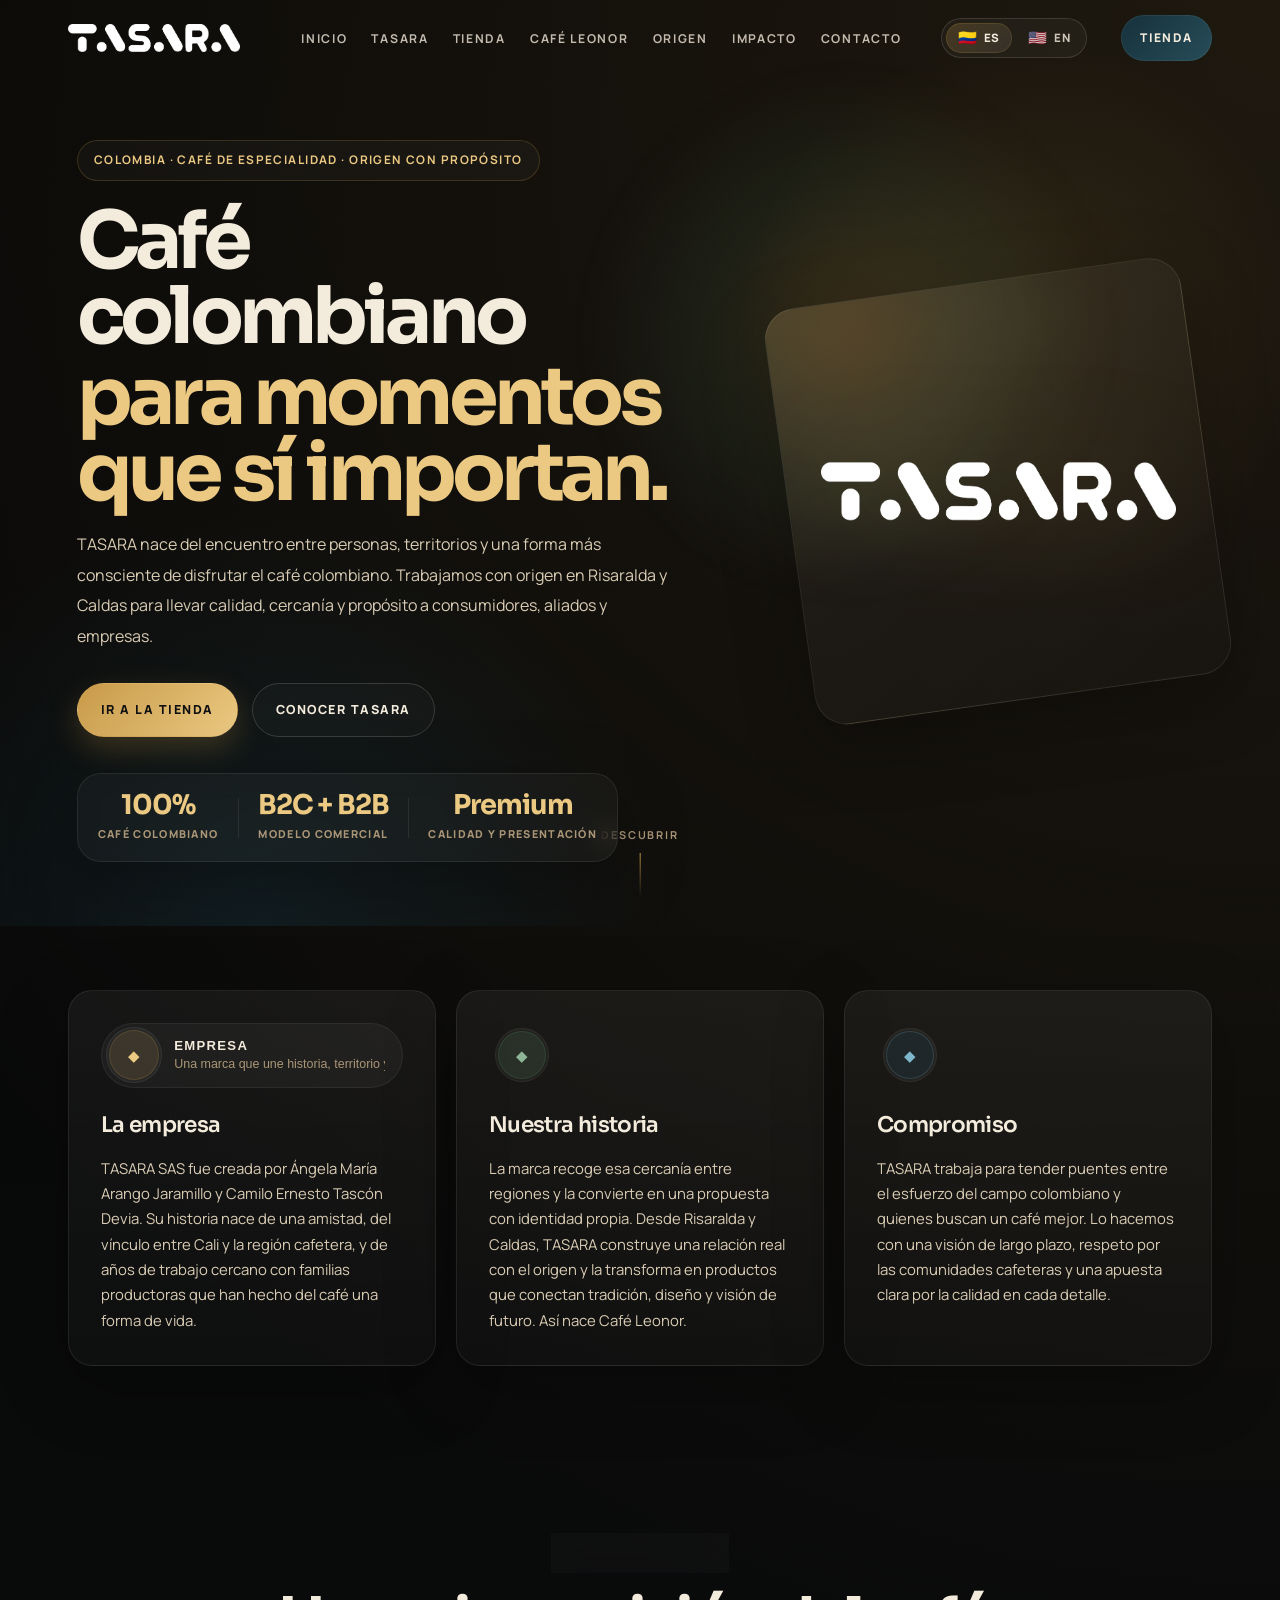
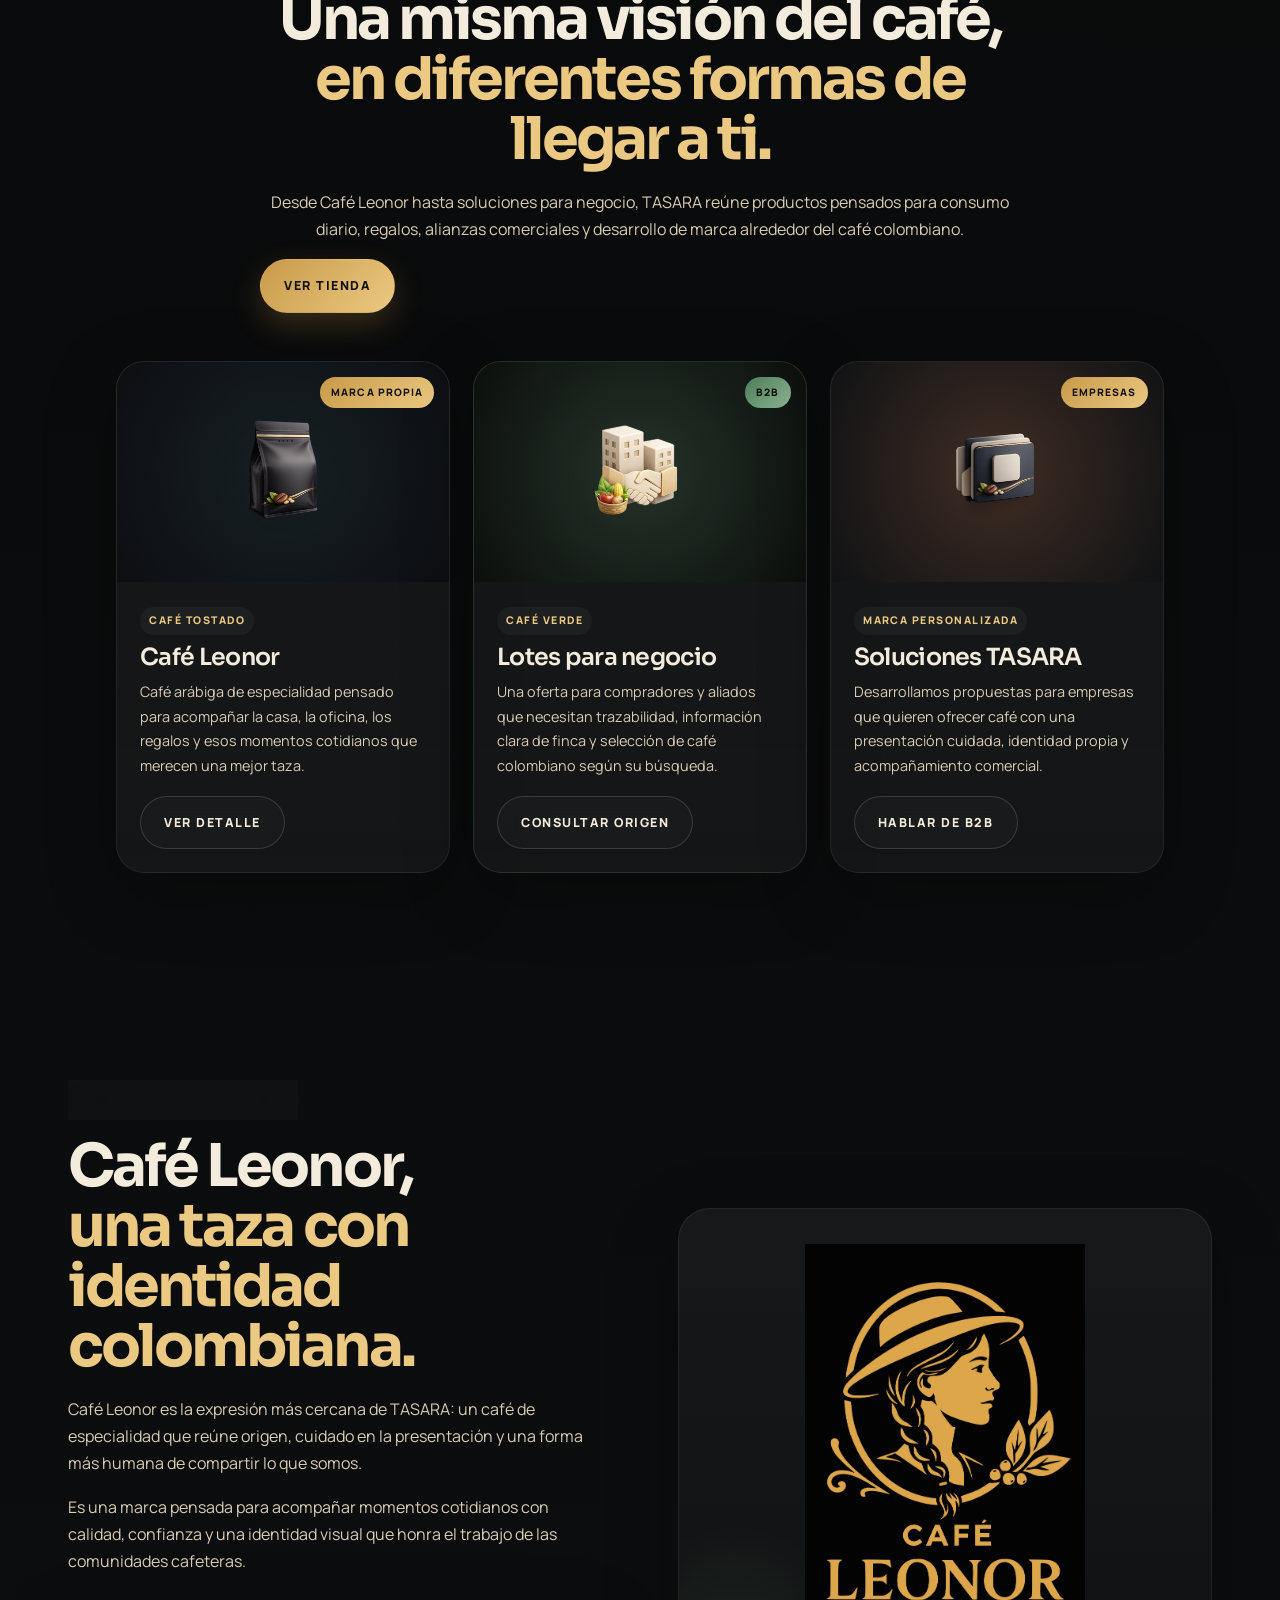
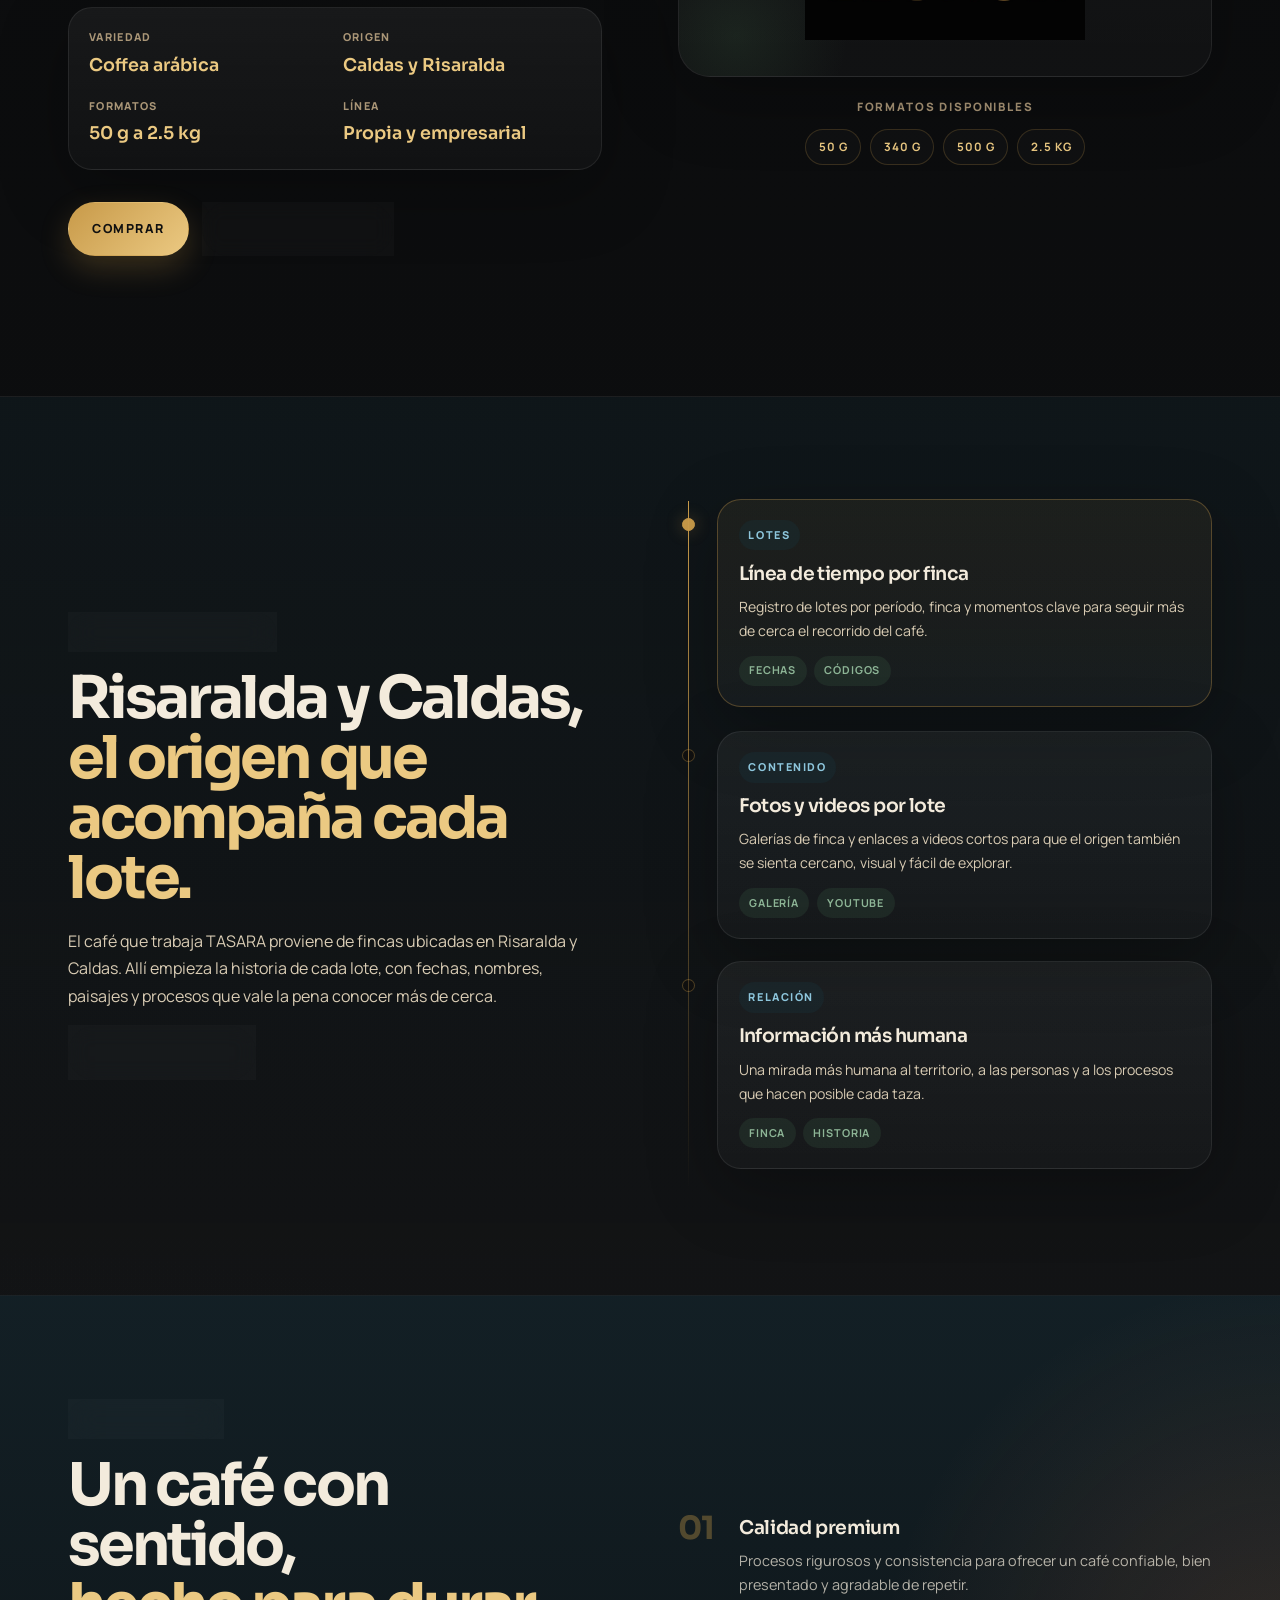
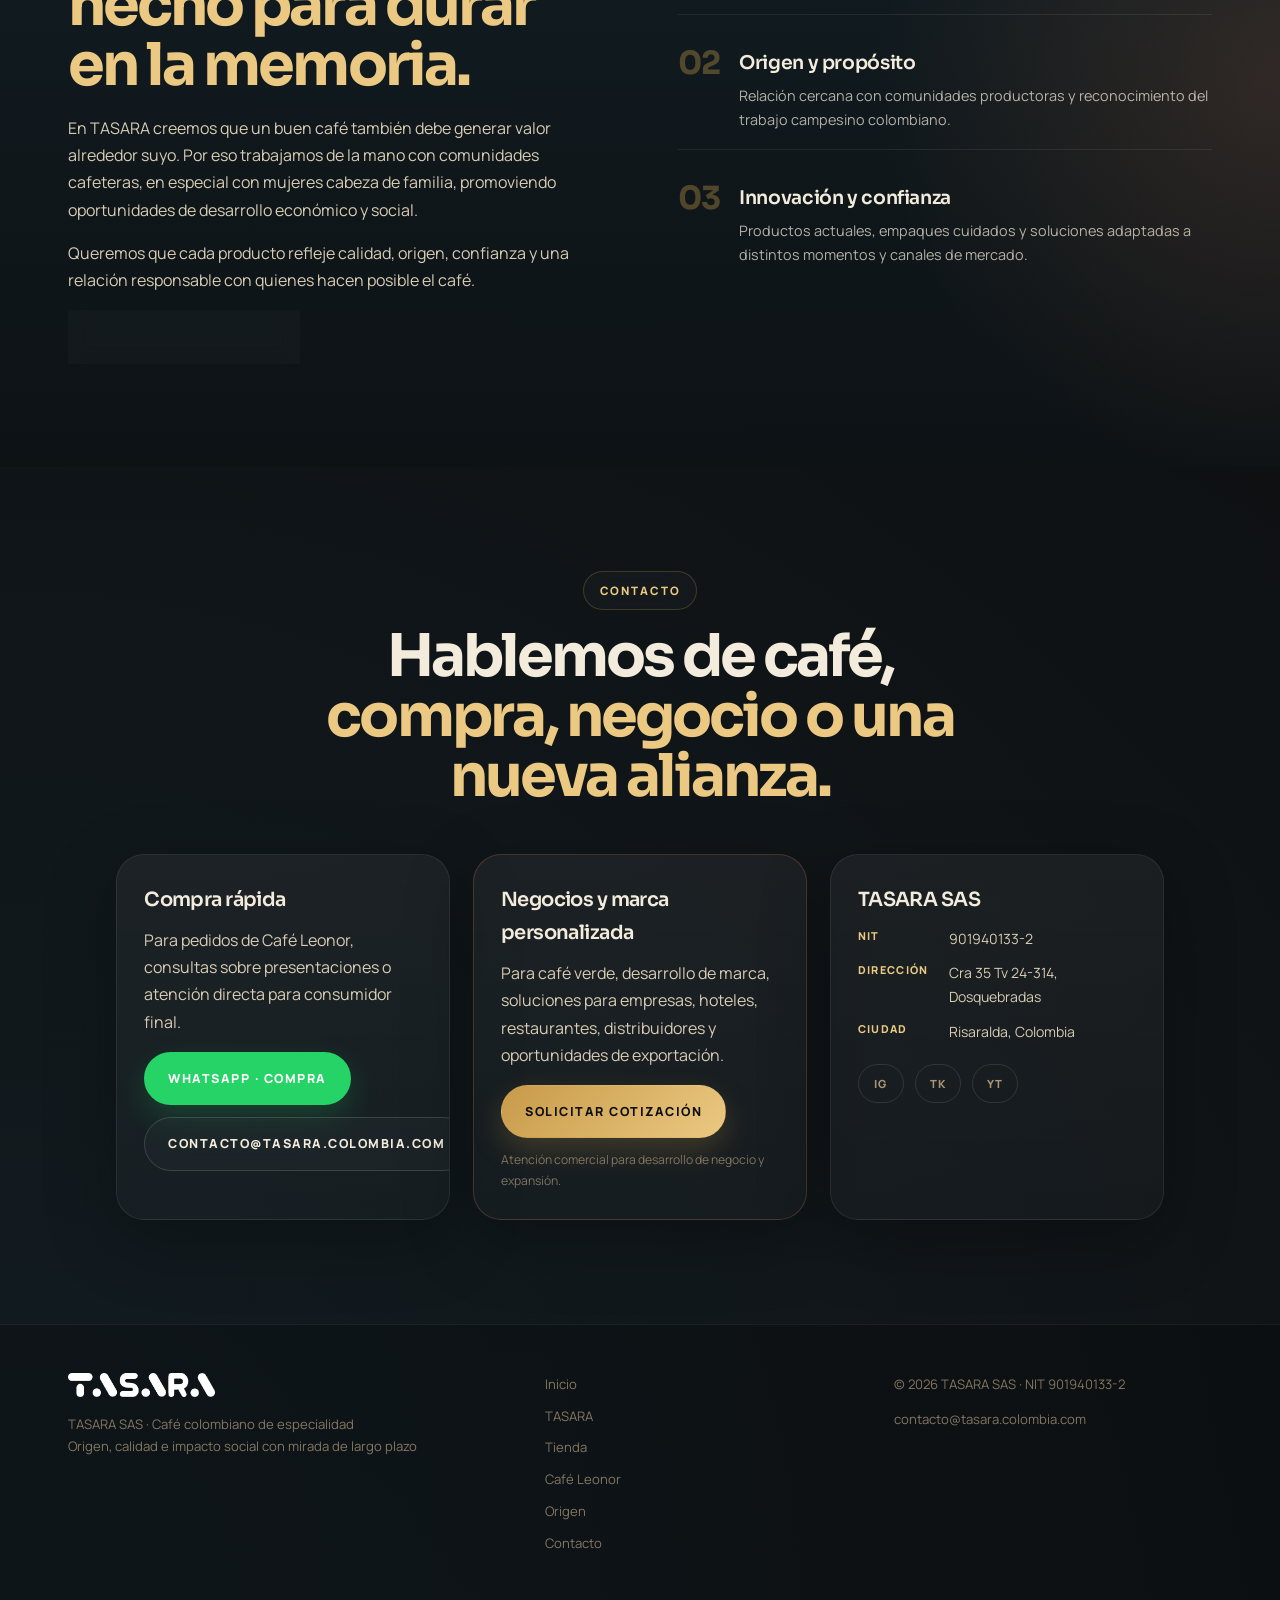
<file: index.html>
<!DOCTYPE html>
<html lang="es" class="no-js">
<head>
    <meta charset="UTF-8" />
    <meta name="viewport" content="width=device-width, initial-scale=1.0" />
    <title>TASARA | Café colombiano de especialidad con origen y propósito</title>
    <meta name="description" content="TASARA conecta café colombiano de especialidad, origen en Risaralda y Caldas, impacto social y soluciones para consumidores, aliados y empresas." />
    <meta name="keywords" content="café colombiano, café de especialidad, Café Leonor, TASARA, café de Risaralda, café de Caldas, café premium colombiano" />
    <meta name="author" content="TASARA SAS" />
    <meta property="og:title" content="TASARA | Café colombiano de especialidad con origen y propósito" />
    <meta property="og:description" content="Café colombiano de especialidad, trazabilidad, impacto social y soluciones para consumidores y empresas desde Risaralda y Caldas." />
    <meta property="og:type" content="website" />
    <meta property="og:locale" content="es_CO" />
    <meta property="og:image" content="assets/tasara_logo_blanco.png" />
    <meta name="twitter:card" content="summary_large_image" />
    <meta name="twitter:title" content="TASARA | Café colombiano de especialidad con origen y propósito" />
    <meta name="twitter:description" content="Conectamos origen, calidad e impacto social a través de Café Leonor y soluciones alrededor del café colombiano." />

    <link rel="icon" href="favicon.ico" type="image/x-icon" />
    <link rel="shortcut icon" href="favicon.ico" type="image/x-icon" />

    <link rel="preconnect" href="https://fonts.googleapis.com" />
    <link rel="preconnect" href="https://fonts.gstatic.com" crossorigin />
    <link href="https://fonts.googleapis.com/css2?family=Manrope:wght@400;500;600;700;800&family=Sora:wght@400;500;600;700&display=swap" rel="stylesheet" />

    <script>
        document.documentElement.classList.remove("no-js");
        document.documentElement.classList.add("js");
    </script>

    <link rel="stylesheet" href="css/style.css" />
</head>
<body>

    <nav class="navbar" id="navbar">
        <div class="nav-inner">
            <a href="#inicio" class="nav-logo">
                <img src="assets/tasara_logo_blanco.png" alt="TASARA" class="logo-tasara" />
            </a>

            <ul class="nav-links">
                <li><a href="#inicio">Inicio</a></li>
                <li><a href="#tasara">TASARA</a></li>
                <li><a href="tienda.html">Tienda</a></li>
                <li><a href="cafe-leonor.html">Café Leonor</a></li>
                <li><a href="origen.html">Origen</a></li>
                <li><a href="#impacto">Impacto</a></li>
                <li><a href="#contacto">Contacto</a></li>
            </ul>

            <div class="lang-switch" aria-label="Selector de idioma">
                <button type="button" class="lang-btn is-active" data-lang-switch="es" aria-pressed="true">
                    <span class="lang-flag">🇨🇴</span>
                    <span>ES</span>
                </button>
                <button type="button" class="lang-btn" data-lang-switch="en" aria-pressed="false">
                    <span class="lang-flag">🇺🇸</span>
                    <span>EN</span>
                </button>
            </div>

            <a href="tienda.html" class="nav-cta">Tienda</a>

            <button class="nav-hamburger" id="hamburger" aria-label="Abrir menú" aria-expanded="false" aria-controls="navMobile">
                <span></span><span></span><span></span>
            </button>
        </div>

        <div class="nav-mobile" id="navMobile">
            <div class="lang-switch lang-switch--mobile" aria-label="Selector de idioma móvil">
                <button type="button" class="lang-btn is-active" data-lang-switch="es" aria-pressed="true">
                    <span class="lang-flag">🇨🇴</span>
                    <span>ES</span>
                </button>
                <button type="button" class="lang-btn" data-lang-switch="en" aria-pressed="false">
                    <span class="lang-flag">🇺🇸</span>
                    <span>EN</span>
                </button>
            </div>
            <a href="#inicio">Inicio</a>
            <a href="#tasara">TASARA</a>
            <a href="tienda.html">Tienda</a>
            <a href="cafe-leonor.html">Café Leonor</a>
            <a href="origen.html">Origen</a>
            <a href="#impacto">Impacto</a>
            <a href="#contacto">Contacto</a>
        </div>
    </nav>

    <section class="hero" id="inicio">
        <div class="hero-bg-pattern"></div>

        <div class="hero-content">
            <p class="hero-badge" id="heroBadge">Colombia · Café de especialidad · Origen con propósito</p>

            <h1 class="hero-title" id="heroTitle">
                Café colombiano<br />
                <em>para momentos que sí importan.</em>
            </h1>

            <p class="hero-subtitle" id="heroSubtitle">
                TASARA nace del encuentro entre personas, territorios y una forma más consciente
                de disfrutar el café colombiano. Trabajamos con origen en Risaralda y Caldas para
                llevar calidad, cercanía y propósito a consumidores, aliados y empresas.
            </p>

            <div class="hero-ctas" id="heroCtas">
                <a href="tienda.html" class="btn btn-primary">Ir a la tienda</a>
                <a href="#tasara" class="btn btn-outline">Conocer TASARA</a>
            </div>

            <div class="hero-stats" id="heroStats">
                <div class="stat">
                    <span class="stat-num">100%</span>
                    <span class="stat-label">Café colombiano</span>
                </div>
                <div class="stat-divider"></div>
                <div class="stat">
                    <span class="stat-num">B2C + B2B</span>
                    <span class="stat-label">Modelo comercial</span>
                </div>
                <div class="stat-divider"></div>
                <div class="stat">
                    <span class="stat-num">Premium</span>
                    <span class="stat-label">Calidad y presentación</span>
                </div>
            </div>
        </div>

        <div class="hero-logo-wrap" id="heroLogo">
            <img src="assets/tasara_logo_blanco.png" alt="TASARA" class="hero-logo-img" />
        </div>

        <div class="hero-scroll-hint" id="heroScroll">
            <span>Descubrir</span>
            <div class="scroll-line"></div>
        </div>
    </section>

    <section class="pilares" id="tasara">
        <div class="section-inner">
            <div class="pilar" data-pilar>
                <button class="pilar-trigger" type="button" data-pill-trigger aria-expanded="true">
                    <span class="pilar-icon-wrap">
                        <span class="pilar-icon">◆</span>
                    </span>
                    <span class="pilar-trigger-copy">
                        <span class="pilar-trigger-title">Empresa</span>
                        <span class="pilar-trigger-text">Una marca que une historia, territorio y experiencia cafetera.</span>
                    </span>
                </button>
                <h3>La empresa</h3>
                <p>TASARA SAS fue creada por Ángela María Arango Jaramillo y Camilo Ernesto Tascón Devia. Su historia nace de una amistad, del vínculo entre Cali y la región cafetera, y de años de trabajo cercano con familias productoras que han hecho del café una forma de vida.</p>
            </div>
            <div class="pilar" data-pilar>
                <button class="pilar-trigger" type="button" data-pill-trigger aria-expanded="false">
                    <span class="pilar-icon-wrap">
                        <span class="pilar-icon">◆</span>
                    </span>
                    <span class="pilar-trigger-copy">
                        <span class="pilar-trigger-title">Origen</span>
                        <span class="pilar-trigger-text">Risaralda y Caldas como punto de partida de cada experiencia.</span>
                    </span>
                </button>
                <h3>Nuestra historia</h3>
                <p>La marca recoge esa cercanía entre regiones y la convierte en una propuesta con identidad propia. Desde Risaralda y Caldas, TASARA construye una relación real con el origen y la transforma en productos que conectan tradición, diseño y visión de futuro. Así nace Café Leonor.</p>
            </div>
            <div class="pilar" data-pilar>
                <button class="pilar-trigger" type="button" data-pill-trigger aria-expanded="false">
                    <span class="pilar-icon-wrap">
                        <span class="pilar-icon">◆</span>
                    </span>
                    <span class="pilar-trigger-copy">
                        <span class="pilar-trigger-title">Propósito</span>
                        <span class="pilar-trigger-text">Calidad, permanencia e impacto social desde el territorio.</span>
                    </span>
                </button>
                <h3>Compromiso</h3>
                <p>TASARA trabaja para tender puentes entre el esfuerzo del campo colombiano y quienes buscan un café mejor. Lo hacemos con una visión de largo plazo, respeto por las comunidades cafeteras y una apuesta clara por la calidad en cada detalle.</p>
            </div>
        </div>
    </section>

    <section class="productos" id="lineas">
        <div class="section-inner">
            <div class="productos-header" data-reveal>
                <span class="section-label">Líneas de negocio</span>
                <h2 class="section-title">Una misma visión del café,<br /><em>en diferentes formas de llegar a ti.</em></h2>
                <p class="productos-sub">Desde Café Leonor hasta soluciones para negocio, TASARA reúne productos pensados para consumo diario, regalos, alianzas comerciales y desarrollo de marca alrededor del café colombiano.</p>
                <div class="hero-ctas">
                    <a href="tienda.html" class="btn btn-primary">Ver tienda</a>
                </div>
            </div>

            <div class="productos-grid">
                <div class="producto-card" data-product>
                    <div class="producto-img-wrap">
                        <div class="producto-img producto-img--molido">
                            <img src="assets/cafe1.png" alt="Ícono de Café Leonor" class="producto-icon" />
                        </div>
                        <span class="producto-badge">Marca propia</span>
                    </div>
                    <div class="producto-info">
                        <span class="producto-tipo">Café tostado</span>
                        <h3>Café Leonor</h3>
                        <p class="producto-notas">Café arábiga de especialidad pensado para acompañar la casa, la oficina, los regalos y esos momentos cotidianos que merecen una mejor taza.</p>
                        <a href="cafe-leonor.html" class="btn btn-outline">Ver detalle</a>
                    </div>
                </div>

                <div class="producto-card featured" data-product>
                    <div class="producto-img-wrap">
                        <div class="producto-img producto-img--pocket">
                            <img src="assets/negocios.png" alt="Ícono de lotes para negocio" class="producto-icon" />
                        </div>
                        <span class="producto-badge">B2B</span>
                    </div>
                    <div class="producto-info">
                        <span class="producto-tipo">Café verde</span>
                        <h3>Lotes para negocio</h3>
                        <p class="producto-notas">Una oferta para compradores y aliados que necesitan trazabilidad, información clara de finca y selección de café colombiano según su búsqueda.</p>
                        <a href="origen.html" class="btn btn-outline">Consultar origen</a>
                    </div>
                </div>

                <div class="producto-card" data-product>
                    <div class="producto-img-wrap">
                        <div class="producto-img producto-img--grano">
                            <img src="assets/soluciones.png" alt="Ícono de soluciones TASARA" class="producto-icon" />
                        </div>
                        <span class="producto-badge">Empresas</span>
                    </div>
                    <div class="producto-info">
                        <span class="producto-tipo">Marca personalizada</span>
                        <h3>Soluciones TASARA</h3>
                        <p class="producto-notas">Desarrollamos propuestas para empresas que quieren ofrecer café con una presentación cuidada, identidad propia y acompañamiento comercial.</p>
                        <a href="#contacto" class="btn btn-outline">Hablar de B2B</a>
                    </div>
                </div>
            </div>
        </div>
    </section>

    <section class="marca" id="cafe-leonor">
        <div class="marca-inner">
            <div class="marca-texto" data-reveal>
                <span class="section-label">Producto protagonista</span>
                <h2 class="section-title">Café Leonor,<br /><em>una taza con identidad colombiana.</em></h2>
                <p>Café Leonor es la expresión más cercana de TASARA: un café de especialidad que reúne origen, cuidado en la presentación y una forma más humana de compartir lo que somos.</p>
                <p>Es una marca pensada para acompañar momentos cotidianos con calidad, confianza y una identidad visual que honra el trabajo de las comunidades cafeteras.</p>

                <div class="marca-specs">
                    <div class="spec"><span class="spec-label">Variedad</span><span class="spec-val">Coffea arábica</span></div>
                    <div class="spec"><span class="spec-label">Origen</span><span class="spec-val">Caldas y Risaralda</span></div>
                    <div class="spec"><span class="spec-label">Formatos</span><span class="spec-val">50 g a 2.5 kg</span></div>
                    <div class="spec"><span class="spec-label">Línea</span><span class="spec-val">Propia y empresarial</span></div>
                </div>

                <div class="hero-ctas">
                    <a href="tienda.html" class="btn btn-primary">Comprar</a>
                    <a href="cafe-leonor.html" class="btn btn-outline">Ver más detalles</a>
                </div>
            </div>

            <div class="marca-visual" data-reveal-right>
                <div class="marca-img-wrap">
                    <img src="assets/cafe_leonor_2_Mesa_de_trabajo_1.png" alt="Empaque de Café Leonor" class="marca-img" />
                </div>
                <div class="marca-note">
                    <p>Formatos disponibles</p>
                    <div class="notas-grid">
                        <span class="nota">50 g</span>
                        <span class="nota">340 g</span>
                        <span class="nota">500 g</span>
                        <span class="nota">2.5 kg</span>
                    </div>
                </div>
            </div>
        </div>
    </section>

    <section class="origen" id="origen">
        <div class="origen-inner">
            <div class="origen-label" data-reveal>
                <span class="section-label">Origen y trazabilidad</span>
                <h2 class="section-title">Risaralda y Caldas,<br /><em>el origen que acompaña cada lote.</em></h2>
                <p>El café que trabaja TASARA proviene de fincas ubicadas en Risaralda y Caldas. Allí empieza la historia de cada lote, con fechas, nombres, paisajes y procesos que vale la pena conocer más de cerca.</p>
                <a href="origen.html" class="btn btn-outline">Consultar lotes</a>
            </div>

            <div class="origen-timeline" data-reveal-right>
                <div class="timeline-item active" data-lote>
                    <div class="tl-dot"></div>
                    <div class="tl-card">
                        <span class="tl-lote">Lotes</span>
                        <h4>Línea de tiempo por finca</h4>
                        <p>Registro de lotes por período, finca y momentos clave para seguir más de cerca el recorrido del café.</p>
                        <div class="tl-tags">
                            <span>Fechas</span><span>Códigos</span>
                        </div>
                    </div>
                </div>

                <div class="timeline-item" data-lote>
                    <div class="tl-dot"></div>
                    <div class="tl-card">
                        <span class="tl-lote">Contenido</span>
                        <h4>Fotos y videos por lote</h4>
                        <p>Galerías de finca y enlaces a videos cortos para que el origen también se sienta cercano, visual y fácil de explorar.</p>
                        <div class="tl-tags">
                            <span>Galería</span><span>YouTube</span>
                        </div>
                    </div>
                </div>

                <div class="timeline-item" data-lote>
                    <div class="tl-dot"></div>
                    <div class="tl-card">
                        <span class="tl-lote">Relación</span>
                        <h4>Información más humana</h4>
                        <p>Una mirada más humana al territorio, a las personas y a los procesos que hacen posible cada taza.</p>
                        <div class="tl-tags">
                            <span>Finca</span><span>Historia</span>
                        </div>
                    </div>
                </div>

                <div class="tl-line"></div>
            </div>
        </div>
    </section>

    <section class="impacto" id="impacto">
        <div class="impacto-inner">
            <div class="impacto-content" data-reveal>
                <span class="section-label">Impacto social</span>
                <h2 class="section-title">Un café con sentido,<br /><em>hecho para durar en la memoria.</em></h2>
                <p>En TASARA creemos que un buen café también debe generar valor alrededor suyo. Por eso trabajamos de la mano con comunidades cafeteras, en especial con mujeres cabeza de familia, promoviendo oportunidades de desarrollo económico y social.</p>
                <p>Queremos que cada producto refleje calidad, origen, confianza y una relación responsable con quienes hacen posible el café.</p>
                <a href="#contacto" class="btn btn-outline">Hablemos de alianzas</a>
            </div>

            <div class="impacto-pillars" data-reveal-right>
                <div class="impacto-pilar">
                    <span class="ip-num">01</span>
                    <div>
                        <h4>Calidad premium</h4>
                        <p>Procesos rigurosos y consistencia para ofrecer un café confiable, bien presentado y agradable de repetir.</p>
                    </div>
                </div>
                <div class="impacto-pilar">
                    <span class="ip-num">02</span>
                    <div>
                        <h4>Origen y propósito</h4>
                        <p>Relación cercana con comunidades productoras y reconocimiento del trabajo campesino colombiano.</p>
                    </div>
                </div>
                <div class="impacto-pilar">
                    <span class="ip-num">03</span>
                    <div>
                        <h4>Innovación y confianza</h4>
                        <p>Productos actuales, empaques cuidados y soluciones adaptadas a distintos momentos y canales de mercado.</p>
                    </div>
                </div>
            </div>
        </div>
    </section>

    <section class="contacto" id="contacto">
        <div class="section-inner">
            <div class="contacto-header" data-reveal>
                <span class="section-label">Contacto</span>
                <h2 class="section-title">Hablemos de café,<br /><em>compra, negocio o una nueva alianza.</em></h2>
            </div>

            <div class="contacto-grid">
                <div class="contacto-card" data-reveal>
                    <h3>Compra rápida</h3>
                    <p>Para pedidos de Café Leonor, consultas sobre presentaciones o atención directa para consumidor final.</p>
                    <a href="https://wa.me/573054402145?text=Hola%2C%20quiero%20comprar%20Caf%C3%A9%20Leonor" target="_blank" rel="noopener noreferrer" class="btn btn-whatsapp">WhatsApp · Compra</a>
                    <a href="mailto:contacto@tasara.colombia.com" class="btn btn-outline mt-12">contacto@tasara.colombia.com</a>
                </div>

                <div class="contacto-card" data-reveal>
                    <h3>Negocios y marca personalizada</h3>
                    <p>Para café verde, desarrollo de marca, soluciones para empresas, hoteles, restaurantes, distribuidores y oportunidades de exportación.</p>
                    <a href="https://wa.me/573054402145?text=Hola%2C%20quiero%20informaci%C3%B3n%20B2B%20de%20TASARA" target="_blank" rel="noopener noreferrer" class="btn btn-primary">Solicitar cotización</a>
                    <p class="contacto-micro">Atención comercial para desarrollo de negocio y expansión.</p>
                </div>

                <div class="contacto-card contacto-card--datos" data-reveal>
                    <h3>TASARA SAS</h3>
                    <ul class="datos-list">
                        <li><span>NIT</span> 901940133-2</li>
                        <li><span>Dirección</span> Cra 35 Tv 24-314, Dosquebradas</li>
                        <li><span>Ciudad</span> Risaralda, Colombia</li>
                    </ul>
                    <div class="redes">
                        <a href="https://www.instagram.com/caffeleonor/" target="_blank" rel="noopener noreferrer" aria-label="Instagram">IG</a>
                        <a href="https://www.tiktok.com/@caf.leonor" target="_blank" rel="noopener noreferrer" aria-label="TikTok">TK</a>
                        <a href="https://www.youtube.com/@CafeLeonor" target="_blank" rel="noopener noreferrer" aria-label="YouTube">YT</a>
                    </div>
                </div>
            </div>
        </div>
    </section>

    <footer class="footer">
        <div class="footer-inner">
            <div class="footer-brand">
                <img src="assets/tasara_logo_blanco.png" alt="TASARA" class="footer-logo" />
                <p>TASARA SAS · Café colombiano de especialidad<br />Origen, calidad e impacto social con mirada de largo plazo</p>
            </div>

            <div class="footer-links">
                <a href="#inicio">Inicio</a>
                <a href="#tasara">TASARA</a>
                <a href="tienda.html">Tienda</a>
                <a href="cafe-leonor.html">Café Leonor</a>
                <a href="origen.html">Origen</a>
                <a href="#contacto">Contacto</a>
            </div>

            <div class="footer-legal">
                <p>© 2026 TASARA SAS · NIT 901940133-2</p>
                <p><a href="mailto:contacto@tasara.colombia.com">contacto@tasara.colombia.com</a></p>
            </div>
        </div>
    </footer>

    <script src="vendor/gsap.min.js"></script>
    <script src="vendor/ScrollTrigger.min.js"></script>
    <script src="js/i18n.js"></script>
    <script src="js/main.js"></script>
</body>
</html>
</file>
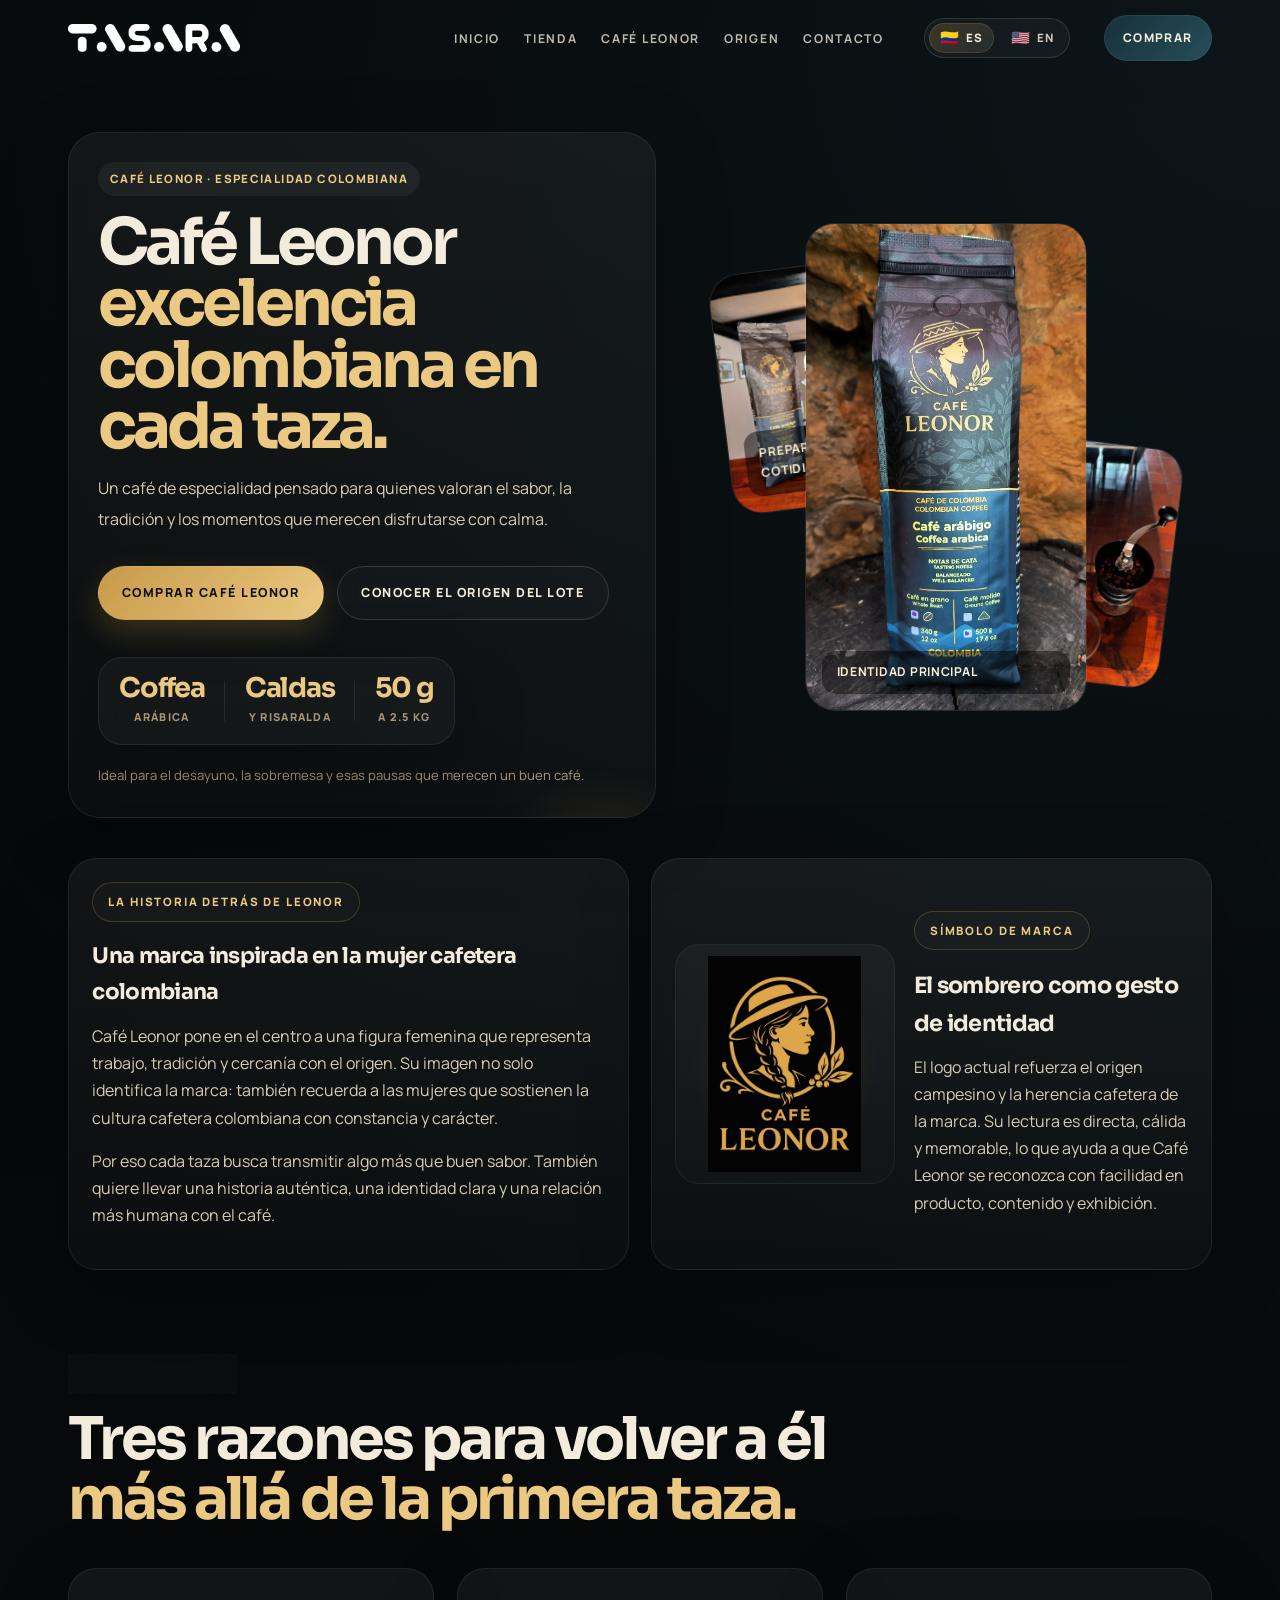
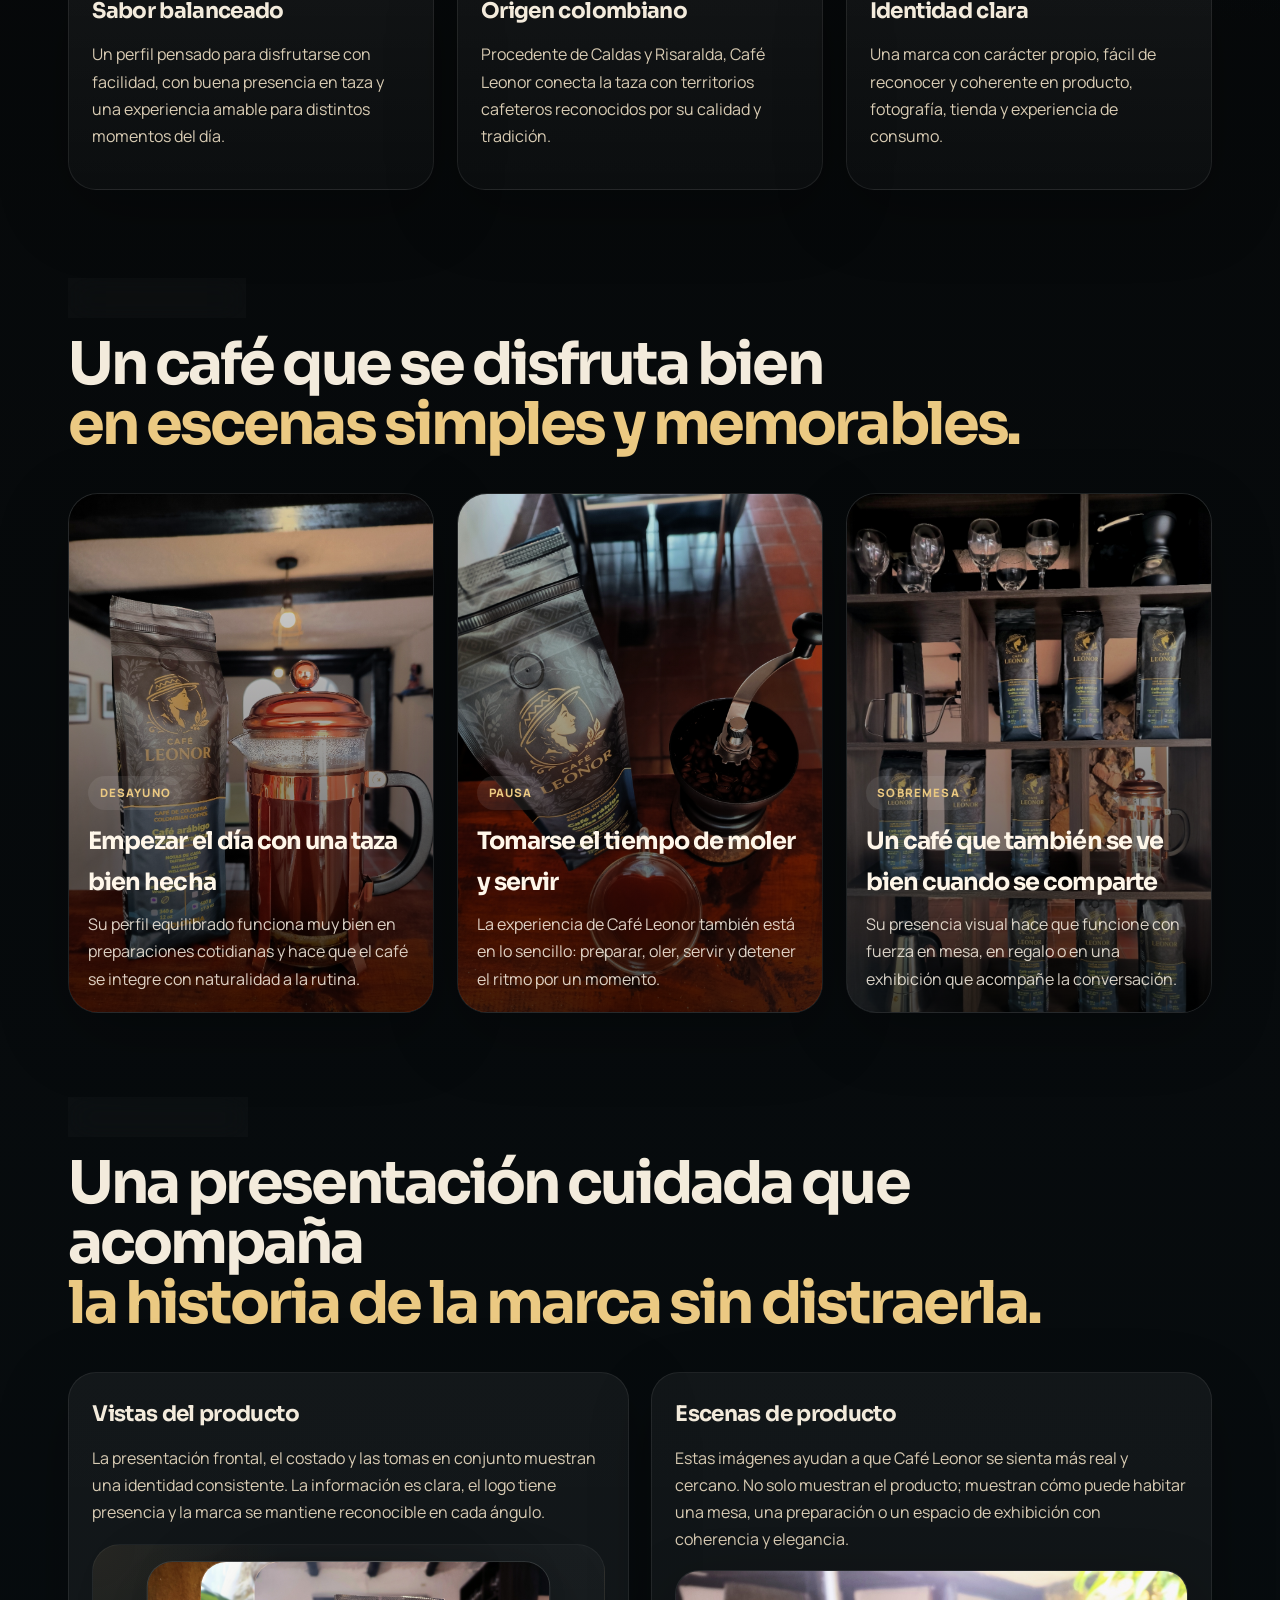
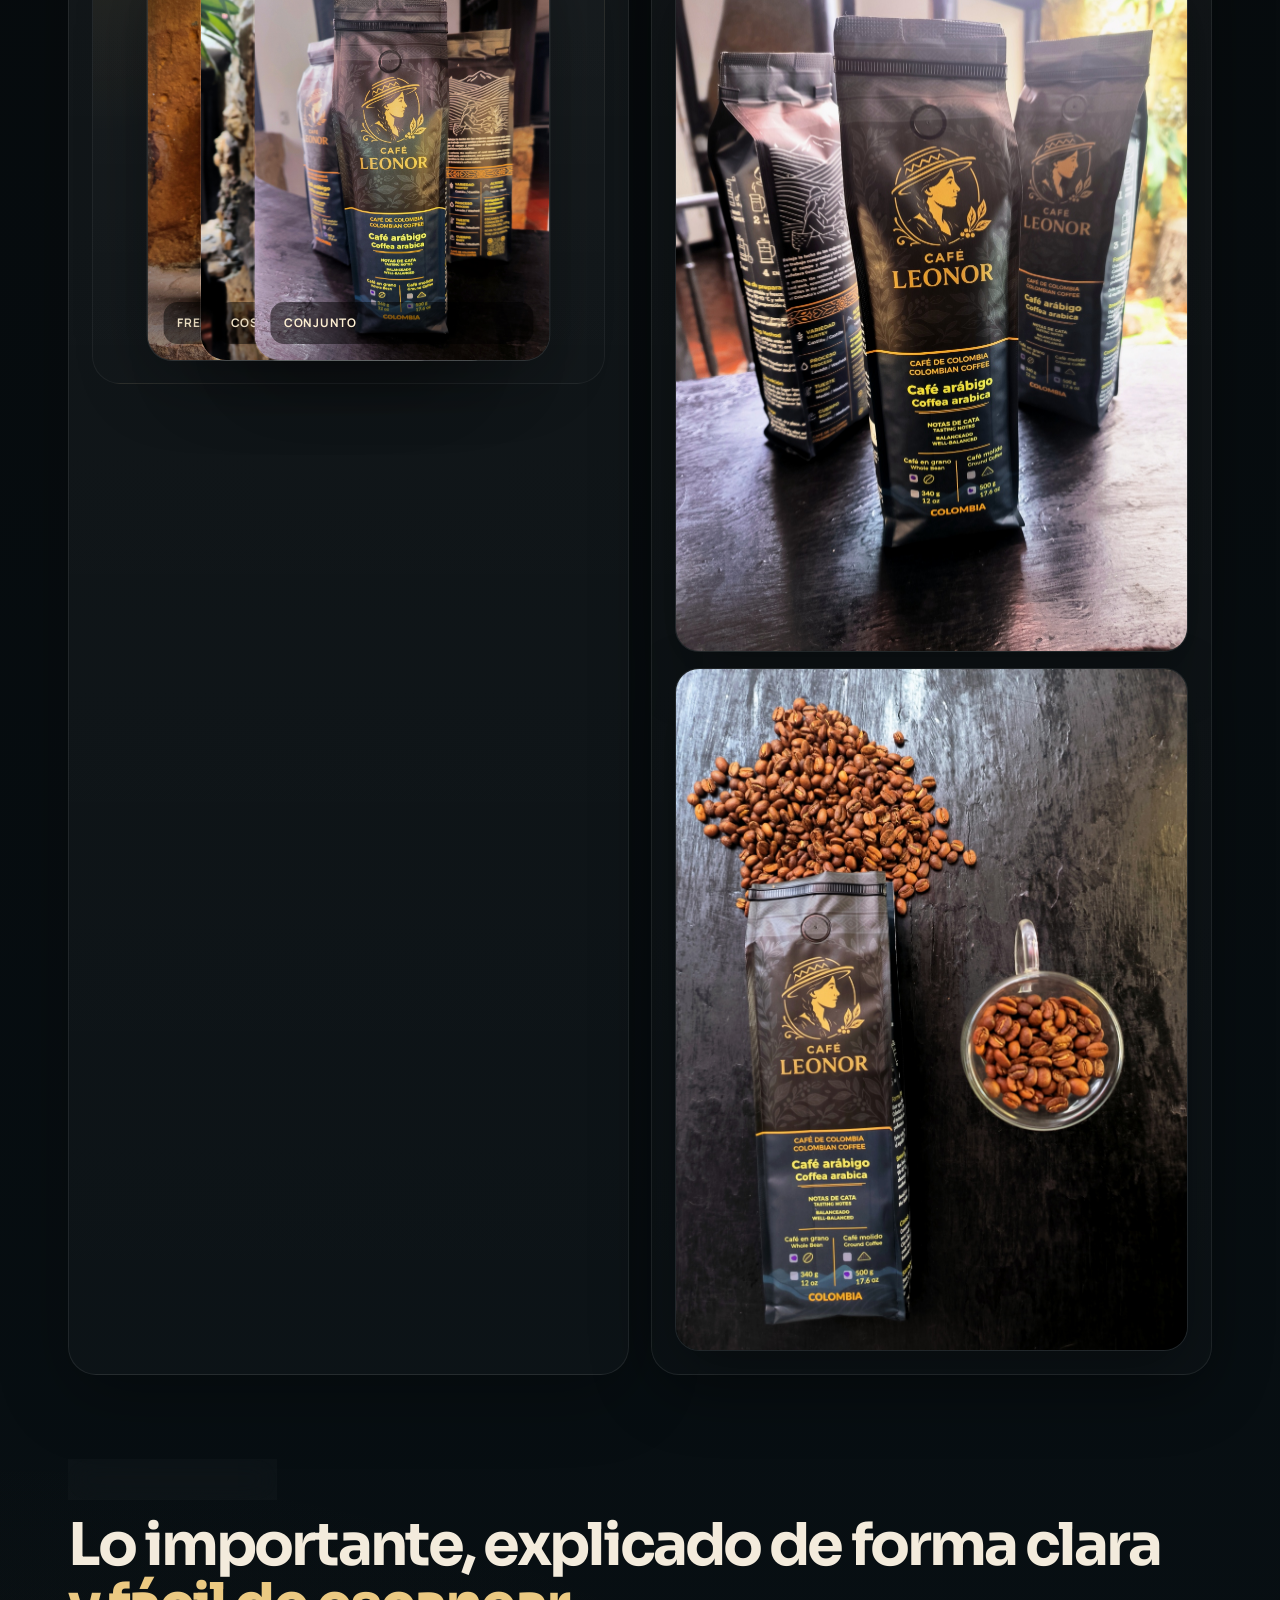
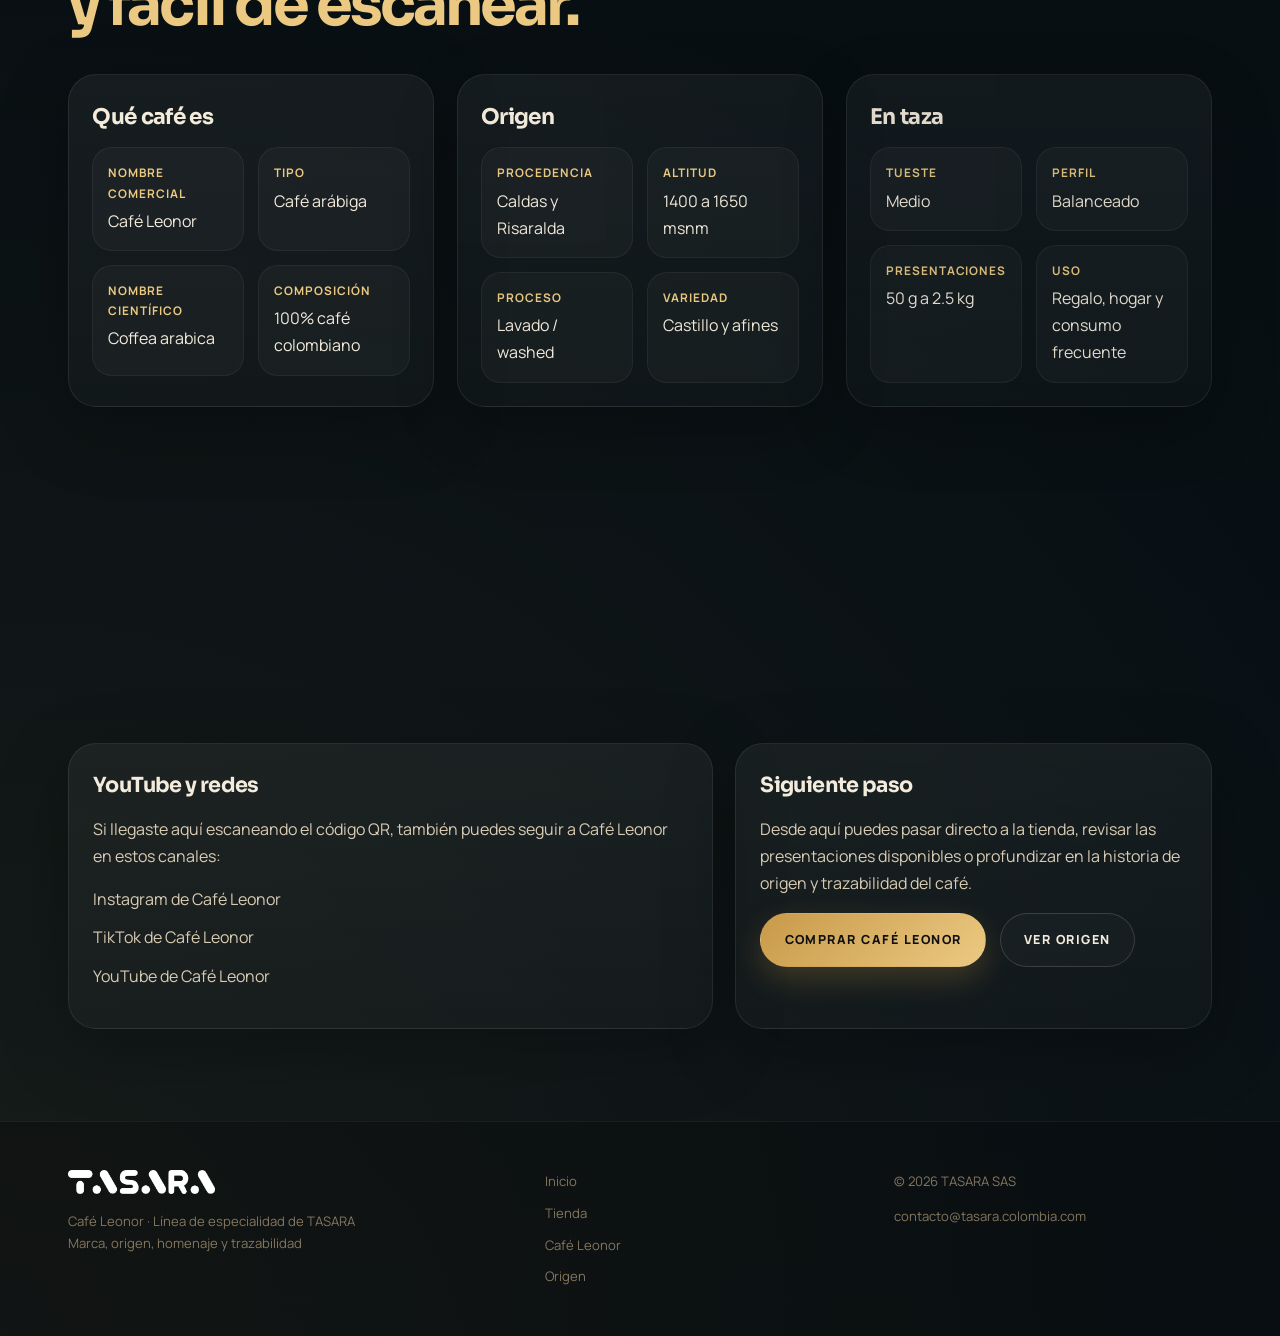
<file: cafe-leonor.html>
<!DOCTYPE html>
<html lang="es" class="no-js">
<head>
    <meta charset="UTF-8" />
    <meta name="viewport" content="width=device-width, initial-scale=1.0" />
    <title>Café Leonor | Café colombiano de especialidad</title>
    <meta name="description" content="Café Leonor es un café colombiano de especialidad con una historia inspirada en la mujer cafetera, origen en Caldas y Risaralda y una experiencia pensada para disfrutarse con calma." />
    <link rel="preconnect" href="https://fonts.googleapis.com" />
    <link rel="preconnect" href="https://fonts.gstatic.com" crossorigin />
    <link href="https://fonts.googleapis.com/css2?family=Manrope:wght@400;500;600;700;800&family=Sora:wght@400;500;600;700&display=swap" rel="stylesheet" />
    <script>
        document.documentElement.classList.remove("no-js");
        document.documentElement.classList.add("js");
    </script>
    <link rel="stylesheet" href="css/style.css" />
</head>
<body class="leonor-page">
    <nav class="navbar" id="navbar">
        <div class="nav-inner">
            <a href="index.html" class="nav-logo">
                <img src="assets/tasara_logo_blanco.png" alt="TASARA" class="logo-tasara" />
            </a>
            <ul class="nav-links">
                <li><a href="index.html">Inicio</a></li>
                <li><a href="tienda.html">Tienda</a></li>
                <li><a href="cafe-leonor.html">Café Leonor</a></li>
                <li><a href="origen.html">Origen</a></li>
                <li><a href="index.html#contacto">Contacto</a></li>
            </ul>
            <div class="lang-switch" aria-label="Selector de idioma">
                <button type="button" class="lang-btn is-active" data-lang-switch="es" aria-pressed="true">
                    <span class="lang-flag">🇨🇴</span>
                    <span>ES</span>
                </button>
                <button type="button" class="lang-btn" data-lang-switch="en" aria-pressed="false">
                    <span class="lang-flag">🇺🇸</span>
                    <span>EN</span>
                </button>
            </div>
            <a href="tienda.html" class="nav-cta">Comprar</a>
            <button class="nav-hamburger" id="hamburger" aria-label="Abrir menú" aria-expanded="false" aria-controls="navMobile">
                <span></span><span></span><span></span>
            </button>
        </div>
        <div class="nav-mobile" id="navMobile">
            <div class="lang-switch lang-switch--mobile" aria-label="Selector de idioma móvil">
                <button type="button" class="lang-btn is-active" data-lang-switch="es" aria-pressed="true">
                    <span class="lang-flag">🇨🇴</span>
                    <span>ES</span>
                </button>
                <button type="button" class="lang-btn" data-lang-switch="en" aria-pressed="false">
                    <span class="lang-flag">🇺🇸</span>
                    <span>EN</span>
                </button>
            </div>
            <a href="index.html">Inicio</a>
            <a href="tienda.html">Tienda</a>
            <a href="cafe-leonor.html">Café Leonor</a>
            <a href="origen.html">Origen</a>
            <a href="index.html#contacto">Contacto</a>
        </div>
    </nav>

    <section class="leonor-hero">
        <div class="section-inner">
            <div class="leonor-shell" data-leonor-reveal>
                <span class="leonor-kicker" id="heroBadge">Café Leonor · Especialidad colombiana</span>
                <h1 class="leonor-title" id="heroTitle">
                    Café Leonor<br />
                    <em>excelencia colombiana en cada taza.</em>
                </h1>
                <p class="hero-subtitle" id="heroSubtitle">
                    Un café de especialidad pensado para quienes valoran el sabor, la tradición
                    y los momentos que merecen disfrutarse con calma.
                </p>
                <div class="hero-ctas" id="heroCtas">
                    <a href="tienda.html" class="btn btn-primary">Comprar Café Leonor</a>
                    <a href="origen.html" class="btn btn-outline">Conocer el origen del lote</a>
                </div>
                <div class="hero-stats" id="heroStats">
                    <div class="stat">
                        <span class="stat-num">Coffea</span>
                        <span class="stat-label">Arábica</span>
                    </div>
                    <div class="stat-divider"></div>
                    <div class="stat">
                        <span class="stat-num">Caldas</span>
                        <span class="stat-label">y Risaralda</span>
                    </div>
                    <div class="stat-divider"></div>
                    <div class="stat">
                        <span class="stat-num">50 g</span>
                        <span class="stat-label">a 2.5 kg</span>
                    </div>
                </div>
                <div class="leonor-signature">
                    <span>Ideal para el desayuno, la sobremesa y esas pausas que merecen un buen café.</span>
                </div>
            </div>

            <div class="leonor-showcase" id="heroLogo">
                <figure class="leonor-showcase-main" data-leonor-showcase-card>
                    <img src="assets/bolsa_defrente.jpg" alt="Empaque principal de Café Leonor" />
                    <figcaption>Identidad principal</figcaption>
                </figure>
                <figure class="leonor-showcase-side showcase-left" data-leonor-showcase-card>
                    <img src="assets/bolsa_prensa.jpg" alt="Café Leonor con prensa francesa" />
                    <figcaption>Preparación cotidiana</figcaption>
                </figure>
                <figure class="leonor-showcase-side showcase-right" data-leonor-showcase-card>
                    <img src="assets/bolsa_molino.jpg" alt="Café Leonor con molino manual y taza servida" />
                    <figcaption>Ritual y molienda</figcaption>
                </figure>
            </div>
        </div>
    </section>

    <section class="leonor-duo">
        <article class="leonor-story-card" data-leonor-reveal>
            <span class="section-label">La historia detrás de Leonor</span>
            <h3>Una marca inspirada en la mujer cafetera colombiana</h3>
            <p>Café Leonor pone en el centro a una figura femenina que representa trabajo, tradición y cercanía con el origen. Su imagen no solo identifica la marca: también recuerda a las mujeres que sostienen la cultura cafetera colombiana con constancia y carácter.</p>
            <p>Por eso cada taza busca transmitir algo más que buen sabor. También quiere llevar una historia auténtica, una identidad clara y una relación más humana con el café.</p>
        </article>

        <article class="leonor-brand-card" data-leonor-reveal>
            <div class="leonor-brand-mark">
                <img src="assets/cafe_leonor_logo.png" alt="Logo de Café Leonor con sombrero" />
            </div>
            <div class="leonor-brand-copy">
                <span class="section-label">Símbolo de marca</span>
                <h3>El sombrero como gesto de identidad</h3>
                <p>El logo actual refuerza el origen campesino y la herencia cafetera de la marca. Su lectura es directa, cálida y memorable, lo que ayuda a que Café Leonor se reconozca con facilidad en producto, contenido y exhibición.</p>
            </div>
        </article>
    </section>

    <div class="leonor-divider-title">
        <span class="section-label">Por qué elegirlo</span>
        <h2 class="section-title">Tres razones para volver a él<br /><em>más allá de la primera taza.</em></h2>
    </div>

    <section class="leonor-grid">
        <article class="leonor-grid-card" data-product>
            <h3>Sabor balanceado</h3>
            <p>Un perfil pensado para disfrutarse con facilidad, con buena presencia en taza y una experiencia amable para distintos momentos del día.</p>
        </article>
        <article class="leonor-grid-card" data-product>
            <h3>Origen colombiano</h3>
            <p>Procedente de Caldas y Risaralda, Café Leonor conecta la taza con territorios cafeteros reconocidos por su calidad y tradición.</p>
        </article>
        <article class="leonor-grid-card" data-product>
            <h3>Identidad clara</h3>
            <p>Una marca con carácter propio, fácil de reconocer y coherente en producto, fotografía, tienda y experiencia de consumo.</p>
        </article>
    </section>

    <div class="leonor-divider-title">
        <span class="section-label">Momentos Leonor</span>
        <h2 class="section-title">Un café que se disfruta bien<br /><em>en escenas simples y memorables.</em></h2>
    </div>

    <section class="leonor-moments">
        <article class="leonor-moment-card" data-leonor-moment>
            <img src="assets/bolsa_prensa.jpg" alt="Café Leonor junto a una prensa francesa" />
            <div class="leonor-moment-copy">
                <span>Desayuno</span>
                <h3>Empezar el día con una taza bien hecha</h3>
                <p>Su perfil equilibrado funciona muy bien en preparaciones cotidianas y hace que el café se integre con naturalidad a la rutina.</p>
            </div>
        </article>

        <article class="leonor-moment-card" data-leonor-moment>
            <img src="assets/bolsa_molino.jpg" alt="Café Leonor con molino manual y taza servida" />
            <div class="leonor-moment-copy">
                <span>Pausa</span>
                <h3>Tomarse el tiempo de moler y servir</h3>
                <p>La experiencia de Café Leonor también está en lo sencillo: preparar, oler, servir y detener el ritmo por un momento.</p>
            </div>
        </article>

        <article class="leonor-moment-card" data-leonor-moment>
            <img src="assets/bolsa_estante.jpg" alt="Varias bolsas de Café Leonor exhibidas en un estante" />
            <div class="leonor-moment-copy">
                <span>Sobremesa</span>
                <h3>Un café que también se ve bien cuando se comparte</h3>
                <p>Su presencia visual hace que funcione con fuerza en mesa, en regalo o en una exhibición que acompañe la conversación.</p>
            </div>
        </article>
    </section>

    <div class="leonor-divider-title">
        <span class="section-label">Diseño e identidad</span>
        <h2 class="section-title">Una presentación cuidada que acompaña<br /><em>la historia de la marca sin distraerla.</em></h2>
    </div>

    <section class="leonor-duo">
        <article class="leonor-gallery-card" data-leonor-reveal>
            <h3>Vistas del producto</h3>
            <p>La presentación frontal, el costado y las tomas en conjunto muestran una identidad consistente. La información es clara, el logo tiene presencia y la marca se mantiene reconocible en cada ángulo.</p>
            <div class="leonor-stack-wrap">
                <div class="leonor-stack" data-leonor-stack>
                    <figure class="leonor-frame frame-a" data-leonor-frame data-tilt="-8">
                        <img src="assets/bolsa_defrente2.jpg" alt="Vista frontal limpia de Café Leonor" />
                        <figcaption>Frente</figcaption>
                    </figure>
                    <figure class="leonor-frame frame-b" data-leonor-frame data-tilt="5">
                        <img src="assets/bolsa_delado.jpg" alt="Costado del empaque de Café Leonor" />
                        <figcaption>Costado</figcaption>
                    </figure>
                    <figure class="leonor-frame frame-c" data-leonor-frame data-tilt="-3">
                        <img src="assets/bolsas.jpg" alt="Composición de varias caras del empaque de Café Leonor" />
                        <figcaption>Conjunto</figcaption>
                    </figure>
                </div>
            </div>
        </article>

        <article class="leonor-gallery-card" data-leonor-reveal>
            <h3>Escenas de producto</h3>
            <p>Estas imágenes ayudan a que Café Leonor se sienta más real y cercano. No solo muestran el producto; muestran cómo puede habitar una mesa, una preparación o un espacio de exhibición con coherencia y elegancia.</p>
            <div class="gallery-stack">
                <div class="leonor-inline-media leonor-inline-media--tall">
                    <img src="assets/bolsa1.jpg" alt="Tres bolsas de Café Leonor en una misma escena" />
                </div>
                <div class="leonor-inline-media">
                    <img src="assets/granos_cafe1.jpg" alt="Bolsa de Café Leonor con granos de café y taza" />
                </div>
            </div>
        </article>
    </section>

    <div class="leonor-divider-title">
        <span class="section-label">Información esencial</span>
        <h2 class="section-title">Lo importante, explicado de forma clara<br /><em>y fácil de escanear.</em></h2>
    </div>

    <section class="leonor-grid">
        <article class="leonor-grid-card" data-product>
            <h3>Qué café es</h3>
            <div class="spec-grid">
                <div class="spec-item"><strong>Nombre comercial</strong>Café Leonor</div>
                <div class="spec-item"><strong>Tipo</strong>Café arábiga</div>
                <div class="spec-item"><strong>Nombre científico</strong>Coffea arabica</div>
                <div class="spec-item"><strong>Composición</strong>100% café colombiano</div>
            </div>
        </article>
        <article class="leonor-grid-card" data-product>
            <h3>Origen</h3>
            <div class="spec-grid">
                <div class="spec-item"><strong>Procedencia</strong>Caldas y Risaralda</div>
                <div class="spec-item"><strong>Altitud</strong>1400 a 1650 msnm</div>
                <div class="spec-item"><strong>Proceso</strong>Lavado / washed</div>
                <div class="spec-item"><strong>Variedad</strong>Castillo y afines</div>
            </div>
        </article>
        <article class="leonor-grid-card" data-product>
            <h3>En taza</h3>
            <div class="spec-grid">
                <div class="spec-item"><strong>Tueste</strong>Medio</div>
                <div class="spec-item"><strong>Perfil</strong>Balanceado</div>
                <div class="spec-item"><strong>Presentaciones</strong>50 g a 2.5 kg</div>
                <div class="spec-item"><strong>Uso</strong>Regalo, hogar y consumo frecuente</div>
            </div>
        </article>
    </section>

    <section class="leonor-cta-band" data-leonor-reveal>
        <p>Si quieres llevar Café Leonor a casa, elegir una presentación o conocer mejor el origen de tu lote, aquí puedes seguir.</p>
        <div class="hero-ctas" style="margin-bottom:0;">
            <a href="tienda.html" class="btn btn-primary">Ver presentaciones</a>
            <a href="origen.html" class="btn btn-outline">Explorar origen y trazabilidad</a>
        </div>
    </section>

    <section class="subpage-grid" style="padding-top:0;">
        <article class="subpage-card">
            <h3>YouTube y redes</h3>
            <p>Si llegaste aquí escaneando el código QR, también puedes seguir a Café Leonor en estos canales:</p>
            <ul>
                <li><a href="https://www.instagram.com/caffeleonor/" target="_blank" rel="noopener noreferrer">Instagram de Café Leonor</a></li>
                <li><a href="https://www.tiktok.com/@caf.leonor" target="_blank" rel="noopener noreferrer">TikTok de Café Leonor</a></li>
                <li><a href="https://www.youtube.com/@CafeLeonor" target="_blank" rel="noopener noreferrer">YouTube de Café Leonor</a></li>
            </ul>
        </article>
        <article class="subpage-card">
            <h3>Siguiente paso</h3>
            <p>Desde aquí puedes pasar directo a la tienda, revisar las presentaciones disponibles o profundizar en la historia de origen y trazabilidad del café.</p>
            <div class="hero-ctas" style="margin-top:1rem;">
                <a href="tienda.html" class="btn btn-primary">Comprar Café Leonor</a>
                <a href="origen.html" class="btn btn-outline">Ver origen</a>
            </div>
        </article>
    </section>

    <footer class="footer">
        <div class="footer-inner">
            <div class="footer-brand">
                <img src="assets/tasara_logo_blanco.png" alt="TASARA" class="footer-logo" />
                <p>Café Leonor · Línea de especialidad de TASARA<br />Marca, origen, homenaje y trazabilidad</p>
            </div>
            <div class="footer-links">
                <a href="index.html">Inicio</a>
                <a href="tienda.html">Tienda</a>
                <a href="cafe-leonor.html">Café Leonor</a>
                <a href="origen.html">Origen</a>
            </div>
            <div class="footer-legal">
                <p>© 2026 TASARA SAS</p>
                <p><a href="mailto:contacto@tasara.colombia.com">contacto@tasara.colombia.com</a></p>
            </div>
        </div>
    </footer>

    <script src="vendor/gsap.min.js"></script>
    <script src="vendor/ScrollTrigger.min.js"></script>
    <script src="js/i18n.js"></script>
    <script src="js/main.js"></script>
</body>
</html>
</file>
<file: css/style.css>
:root {
    --negro: #090909;
    --negro-soft: #111111;
    --negro-panel: rgba(255, 255, 255, 0.04);
    --grafito: #17181b;
    --dorado: #c89a49;
    --dorado-soft: #ebc982;
    --verde-origen: #4d7c56;
    --verde-soft: #8db596;
    --petroleo: #17313b;
    --petroleo-soft: #264d59;
    --coral-b2b: #d67d52;
    --crema: #f3ebdc;
    --crema-soft: #d9ccb4;
    --crema-muted: #aa9677;
    --blanco: #ffffff;
    --font-display: "Sora", sans-serif;
    --font-body: "Manrope", sans-serif;
    --nav-h: 76px;
    --max-w: 1240px;
    --gap: clamp(2.5rem, 6vw, 5rem);
    --radius: 28px;
    --radius-sm: 18px;
    --border-soft: 1px solid rgba(255, 255, 255, 0.08);
    --shadow-soft: 0 20px 70px rgba(0, 0, 0, 0.28);
}

*,
*::before,
*::after {
    box-sizing: border-box;
}

html {
    scroll-behavior: smooth;
    font-size: 16px;
}

body {
    margin: 0;
    min-width: 320px;
    background:
        radial-gradient(circle at top right, rgba(200, 154, 73, 0.12), transparent 26%),
        radial-gradient(circle at bottom left, rgba(23, 49, 59, 0.38), transparent 30%),
        linear-gradient(180deg, #070707 0%, #0b0c0d 38%, #0f1012 100%);
    color: var(--crema);
    font-family: var(--font-body);
    line-height: 1.7;
    font-weight: 400;
    overflow-x: hidden;
    text-rendering: optimizeLegibility;
}

img {
    display: block;
    max-width: 100%;
}

a {
    color: inherit;
    text-decoration: none;
}

ul {
    list-style: none;
    margin: 0;
    padding: 0;
}

p {
    margin-top: 0;
}

.section-inner {
    max-width: var(--max-w);
    margin: 0 auto;
    padding: 0 clamp(1.25rem, 4vw, 3rem);
}

.section-label {
    display: inline-flex;
    align-items: center;
    gap: 0.55rem;
    margin-bottom: 1rem;
    padding: 0.55rem 0.95rem;
    border: 1px solid rgba(200, 154, 73, 0.25);
    border-radius: 999px;
    background: rgba(255, 255, 255, 0.025);
    backdrop-filter: blur(14px);
    font-size: 0.72rem;
    font-weight: 800;
    letter-spacing: 0.16em;
    text-transform: uppercase;
    color: var(--dorado-soft);
}

.section-title {
    margin: 0 0 1.25rem;
    font-family: var(--font-display);
    font-size: clamp(2.25rem, 4.6vw, 4.5rem);
    line-height: 1.02;
    font-weight: 700;
    letter-spacing: -0.05em;
    color: var(--crema);
}

.section-title em {
    font-style: normal;
    color: var(--dorado-soft);
}

.mt-12 {
    margin-top: 0.75rem;
}

.btn {
    display: inline-flex;
    align-items: center;
    justify-content: center;
    gap: 0.5rem;
    padding: 0.95rem 1.45rem;
    border-radius: 999px;
    border: 1px solid transparent;
    cursor: pointer;
    font-family: var(--font-body);
    font-size: 0.78rem;
    font-weight: 800;
    letter-spacing: 0.12em;
    text-transform: uppercase;
    transition: transform 0.25s ease, background 0.25s ease, border-color 0.25s ease, color 0.25s ease, box-shadow 0.25s ease;
    white-space: nowrap;
}

.btn:hover {
    transform: translateY(-2px);
}

.btn-primary {
    background: linear-gradient(135deg, var(--dorado) 0%, var(--dorado-soft) 100%);
    color: #101010;
    box-shadow: 0 12px 30px rgba(200, 154, 73, 0.24);
}

.btn-outline {
    border-color: rgba(243, 235, 220, 0.16);
    color: var(--crema);
    background: rgba(255, 255, 255, 0.025);
    backdrop-filter: blur(10px);
}

.btn-outline:hover {
    border-color: rgba(200, 154, 73, 0.4);
    color: var(--dorado-soft);
}

.btn-whatsapp {
    background: #25d366;
    color: #fff;
    box-shadow: 0 12px 30px rgba(37, 211, 102, 0.2);
}

.navbar {
    position: fixed;
    inset: 0 0 auto 0;
    z-index: 1000;
    height: var(--nav-h);
    transition: background 0.35s ease, box-shadow 0.35s ease, backdrop-filter 0.35s ease;
}

.navbar.scrolled {
    background: rgba(8, 8, 8, 0.78);
    backdrop-filter: blur(16px);
    box-shadow: 0 1px 0 rgba(255, 255, 255, 0.06);
}

.nav-inner {
    max-width: var(--max-w);
    margin: 0 auto;
    height: 100%;
    padding: 0 clamp(1.25rem, 4vw, 3rem);
    display: flex;
    align-items: center;
    gap: 1.5rem;
}

.nav-logo {
    display: flex;
    align-items: center;
    flex-shrink: 0;
}

.logo-tasara {
    height: 28px;
    width: auto;
}

.nav-links {
    display: flex;
    align-items: center;
    gap: 1.5rem;
    margin-left: auto;
}

.nav-links a {
    position: relative;
    font-size: 0.76rem;
    font-weight: 700;
    letter-spacing: 0.14em;
    text-transform: uppercase;
    color: rgba(243, 235, 220, 0.78);
    transition: color 0.25s ease;
}

.nav-links a::after {
    content: "";
    position: absolute;
    left: 0;
    bottom: -0.35rem;
    width: 0;
    height: 2px;
    border-radius: 999px;
    background: linear-gradient(90deg, var(--dorado), var(--verde-soft));
    transition: width 0.28s ease;
}

.nav-links a:hover {
    color: var(--crema);
}

.nav-links a:hover::after {
    width: 100%;
}

.nav-cta {
    margin-left: 0.6rem;
    padding: 0.8rem 1.2rem;
    border-radius: 999px;
    background: linear-gradient(135deg, var(--petroleo) 0%, var(--petroleo-soft) 100%);
    color: var(--crema);
    font-size: 0.75rem;
    font-weight: 800;
    letter-spacing: 0.12em;
    text-transform: uppercase;
    box-shadow: inset 0 0 0 1px rgba(255, 255, 255, 0.06);
}

.lang-switch {
    display: inline-flex;
    align-items: center;
    gap: 0.35rem;
    margin-left: 1rem;
    padding: 0.25rem;
    border: 1px solid rgba(255, 255, 255, 0.12);
    border-radius: 999px;
    background: rgba(255, 255, 255, 0.04);
    backdrop-filter: blur(10px);
}

.lang-switch--mobile {
    display: none;
    margin: 0 0 0.75rem;
    width: fit-content;
}

.lang-btn {
    border: 0;
    background: transparent;
    color: rgba(243, 235, 220, 0.82);
    min-width: 62px;
    padding: 0.45rem 0.7rem;
    border-radius: 999px;
    display: inline-flex;
    align-items: center;
    justify-content: center;
    gap: 0.38rem;
    font-family: var(--font-body);
    font-size: 0.72rem;
    font-weight: 800;
    letter-spacing: 0.08em;
    text-transform: uppercase;
    cursor: pointer;
    transition: background 0.22s ease, color 0.22s ease, transform 0.22s ease;
}

.lang-btn:hover {
    color: var(--crema);
    transform: translateY(-1px);
}

.lang-btn.is-active {
    background: linear-gradient(135deg, rgba(200, 154, 73, 0.22), rgba(255, 255, 255, 0.08));
    color: var(--crema);
    box-shadow: inset 0 0 0 1px rgba(200, 154, 73, 0.18);
}

.lang-flag {
    font-size: 0.95rem;
    line-height: 1;
}

.nav-hamburger {
    display: none;
    flex-direction: column;
    justify-content: center;
    gap: 5px;
    margin-left: auto;
    background: transparent;
    border: 0;
    padding: 6px;
    cursor: pointer;
}

.nav-hamburger span {
    width: 24px;
    height: 2px;
    background: var(--crema);
    border-radius: 999px;
    transition: transform 0.28s ease, opacity 0.28s ease;
}

.nav-mobile {
    display: none;
    flex-direction: column;
    gap: 0.15rem;
    padding: 1rem 1.25rem 1.25rem;
    background: rgba(9, 9, 9, 0.98);
    backdrop-filter: blur(18px);
    border-top: 1px solid rgba(255, 255, 255, 0.06);
}

.nav-mobile a {
    padding: 0.95rem 0.25rem;
    font-size: 0.84rem;
    font-weight: 700;
    letter-spacing: 0.1em;
    text-transform: uppercase;
    color: rgba(243, 235, 220, 0.82);
    border-bottom: 1px solid rgba(255, 255, 255, 0.04);
}

.nav-mobile.open {
    display: flex;
}

.hero {
    position: relative;
    min-height: 100vh;
    display: grid;
    grid-template-columns: 1.12fr 0.88fr;
    align-items: center;
    padding-top: var(--nav-h);
    overflow: hidden;
}

.hero::before {
    content: "";
    position: absolute;
    inset: 8% auto auto 50%;
    width: min(42vw, 520px);
    height: min(42vw, 520px);
    border-radius: 50%;
    background: radial-gradient(circle, rgba(200, 154, 73, 0.16) 0%, rgba(77, 124, 86, 0.12) 40%, transparent 70%);
    filter: blur(18px);
    transform: translateX(-10%);
    pointer-events: none;
}

.hero-bg-pattern {
    position: absolute;
    inset: 0;
    background:
        radial-gradient(circle at 80% 35%, rgba(200, 154, 73, 0.12), transparent 24%),
        radial-gradient(circle at 20% 100%, rgba(23, 49, 59, 0.45), transparent 30%);
    pointer-events: none;
}

.hero-content {
    position: relative;
    z-index: 1;
    padding: clamp(2rem, 5vw, 5rem) clamp(1.25rem, 4vw, 3rem) clamp(2rem, 5vw, 4rem) clamp(1.25rem, 6vw, 5.5rem);
}

.hero-badge {
    display: inline-flex;
    align-items: center;
    gap: 0.6rem;
    margin-bottom: 1.45rem;
    padding: 0.58rem 1rem;
    border: 1px solid rgba(200, 154, 73, 0.22);
    border-radius: 999px;
    background: rgba(255, 255, 255, 0.03);
    color: var(--dorado-soft);
    font-size: 0.74rem;
    font-weight: 700;
    letter-spacing: 0.12em;
    text-transform: uppercase;
    backdrop-filter: blur(14px);
}

.hero-title {
    margin: 0 0 1.15rem;
    max-width: 11ch;
    font-family: var(--font-display);
    font-size: clamp(3rem, 6.2vw, 6.25rem);
    line-height: 0.95;
    font-weight: 700;
    letter-spacing: -0.06em;
    color: var(--crema);
}

.hero-title em {
    display: block;
    margin-top: 0.35rem;
    font-style: normal;
    color: var(--dorado-soft);
}

.hero-subtitle {
    max-width: 600px;
    margin-bottom: 2rem;
    font-size: 1rem;
    line-height: 1.9;
    color: var(--crema-soft);
}

.hero-ctas {
    display: flex;
    flex-wrap: wrap;
    gap: 0.85rem;
    margin-bottom: 2.3rem;
}

.hero-stats {
    display: flex;
    align-items: center;
    gap: 1.2rem;
    flex-wrap: wrap;
    padding: 1.1rem 1.25rem;
    width: fit-content;
    max-width: 100%;
    border: 1px solid rgba(255, 255, 255, 0.08);
    border-radius: 24px;
    background: rgba(255, 255, 255, 0.03);
    backdrop-filter: blur(12px);
    box-shadow: var(--shadow-soft);
}

.stat {
    text-align: center;
}

.stat-num {
    display: block;
    font-family: var(--font-display);
    font-size: 1.7rem;
    line-height: 1;
    font-weight: 700;
    letter-spacing: -0.04em;
    color: var(--dorado-soft);
}

.stat-label {
    display: block;
    margin-top: 0.35rem;
    font-size: 0.68rem;
    font-weight: 800;
    letter-spacing: 0.12em;
    text-transform: uppercase;
    color: var(--crema-muted);
}

.stat-divider {
    width: 1px;
    height: 40px;
    background: rgba(255, 255, 255, 0.08);
}

.hero-logo-wrap {
    position: relative;
    z-index: 1;
    display: flex;
    justify-content: center;
    align-items: center;
    padding: clamp(2rem, 4vw, 3rem);
}

.hero-logo-wrap::before {
    content: "";
    position: absolute;
    width: min(80%, 420px);
    aspect-ratio: 1;
    border-radius: 32px;
    background:
        linear-gradient(145deg, rgba(255, 255, 255, 0.06), rgba(255, 255, 255, 0.01)),
        radial-gradient(circle at top left, rgba(200, 154, 73, 0.18), transparent 48%);
    border: 1px solid rgba(255, 255, 255, 0.08);
    box-shadow: var(--shadow-soft);
    transform: rotate(-8deg);
}

.hero-logo-img {
    position: relative;
    width: min(360px, 76%);
    filter: drop-shadow(0 0 55px rgba(200, 154, 73, 0.16));
}

.hero-scroll-hint {
    position: absolute;
    left: 50%;
    bottom: 1.8rem;
    transform: translateX(-50%);
    display: flex;
    flex-direction: column;
    align-items: center;
    gap: 0.55rem;
}

.hero-scroll-hint span {
    font-size: 0.68rem;
    font-weight: 700;
    letter-spacing: 0.18em;
    text-transform: uppercase;
    color: var(--crema-muted);
}

.scroll-line {
    width: 1px;
    height: 44px;
    background: linear-gradient(to bottom, var(--dorado), transparent);
    animation: scrollPulse 1.8s ease-in-out infinite;
}

@keyframes scrollPulse {
    0%, 100% {
        opacity: 0.3;
        transform: scaleY(1);
    }

    50% {
        opacity: 1;
        transform: scaleY(1.18);
    }
}

.pilares {
    padding: clamp(2.4rem, 5vw, 4rem) 0;
}

.pilares .section-inner {
    display: grid;
    grid-template-columns: repeat(3, 1fr);
    gap: 1.25rem;
}

.pilar,
.producto-card,
.contacto-card,
.marca-specs,
.marca-img-wrap,
.tl-card {
    border: var(--border-soft);
    background:
        linear-gradient(180deg, rgba(255, 255, 255, 0.05), rgba(255, 255, 255, 0.025));
    box-shadow: var(--shadow-soft);
}

.pilar {
    position: relative;
    padding: 2rem;
    border-radius: 24px;
    overflow: hidden;
}

.pilar-trigger {
    position: relative;
    z-index: 1;
    display: inline-flex;
    align-items: center;
    gap: 0.85rem;
    width: auto;
    max-width: 100%;
    margin-bottom: 1.2rem;
    padding: 0.35rem;
    border: 0;
    border-radius: 999px;
    background: transparent;
    color: inherit;
    cursor: pointer;
    text-align: left;
}

.pilar-icon-wrap {
    flex: 0 0 auto;
    display: inline-flex;
    align-items: center;
    justify-content: center;
    width: 54px;
    height: 54px;
    border-radius: 999px;
    background: rgba(255, 255, 255, 0.04);
    box-shadow: inset 0 0 0 1px rgba(255, 255, 255, 0.06);
}

.pilar::before {
    content: "";
    position: absolute;
    inset: auto -10% -45% auto;
    width: 180px;
    height: 180px;
    border-radius: 50%;
    background: radial-gradient(circle, rgba(200, 154, 73, 0.12), transparent 70%);
    pointer-events: none;
}

.pilar:nth-child(2)::before {
    background: radial-gradient(circle, rgba(77, 124, 86, 0.16), transparent 70%);
}

.pilar:nth-child(3)::before {
    background: radial-gradient(circle, rgba(214, 125, 82, 0.14), transparent 70%);
}

.pilar-icon {
    display: inline-flex;
    align-items: center;
    justify-content: center;
    width: 48px;
    height: 48px;
    border-radius: 50%;
    background: rgba(200, 154, 73, 0.12);
    color: var(--dorado-soft);
    font-size: 0.92rem;
    box-shadow: inset 0 0 0 1px rgba(200, 154, 73, 0.18);
}

.pilar:nth-child(2) .pilar-icon {
    background: rgba(77, 124, 86, 0.16);
    color: var(--verde-soft);
    box-shadow: inset 0 0 0 1px rgba(77, 124, 86, 0.25);
}

.pilar:nth-child(3) .pilar-icon {
    background: rgba(23, 49, 59, 0.34);
    color: #7eb6cb;
    box-shadow: inset 0 0 0 1px rgba(126, 182, 203, 0.2);
}

.pilar h3 {
    margin: 0 0 0.75rem;
    font-family: var(--font-display);
    font-size: 1.35rem;
    font-weight: 600;
    letter-spacing: -0.03em;
}

.pilar p {
    margin: 0;
    font-size: 0.93rem;
    color: var(--crema-soft);
}

.pilar-trigger-copy {
    display: inline-grid;
    gap: 0.2rem;
    min-width: 0;
    max-width: 0;
    opacity: 0;
    overflow: hidden;
    white-space: nowrap;
}

.pilar.is-active .pilar-trigger {
    padding-right: 1.1rem;
    background: rgba(255, 255, 255, 0.04);
    box-shadow: inset 0 0 0 1px rgba(255, 255, 255, 0.06);
}

.pilar.is-active .pilar-trigger-copy {
    max-width: 320px;
    opacity: 1;
}

.pilar-trigger-title {
    display: block;
    font-size: 0.82rem;
    font-weight: 800;
    letter-spacing: 0.1em;
    text-transform: uppercase;
    color: var(--crema);
}

.pilar-trigger-text {
    display: block;
    font-size: 0.78rem;
    line-height: 1.4;
    color: var(--crema-muted);
}

.marca,
.productos,
.contacto {
    padding: calc(var(--gap) * 1.35) 0;
}

.marca-inner,
.origen-inner,
.impacto-inner {
    max-width: var(--max-w);
    margin: 0 auto;
    padding: 0 clamp(1.25rem, 4vw, 3rem);
    display: grid;
    grid-template-columns: 1fr 1fr;
    gap: clamp(2rem, 6vw, 6rem);
    align-items: center;
}

.marca-texto p,
.origen-label p,
.impacto-content p,
.productos-sub,
.contacto-card p {
    color: var(--crema-soft);
}

.marca-specs {
    margin: 2rem 0;
    padding: 1.25rem;
    display: grid;
    grid-template-columns: 1fr 1fr;
    gap: 1rem;
    border-radius: 24px;
}

.spec-label {
    display: block;
    margin-bottom: 0.25rem;
    font-size: 0.68rem;
    font-weight: 800;
    letter-spacing: 0.12em;
    text-transform: uppercase;
    color: var(--crema-muted);
}

.spec-val {
    font-family: var(--font-display);
    font-size: 1.1rem;
    font-weight: 600;
    color: var(--dorado-soft);
}

.marca-img-wrap {
    position: relative;
    padding: 2.2rem;
    border-radius: 32px;
    overflow: hidden;
}

.marca-img-wrap::before {
    content: "";
    position: absolute;
    inset: auto auto -15% -10%;
    width: 220px;
    height: 220px;
    border-radius: 50%;
    background: radial-gradient(circle, rgba(77, 124, 86, 0.16), transparent 72%);
}

.marca-img {
    position: relative;
    width: min(280px, 82%);
    margin: 0 auto;
}

.marca-note {
    margin-top: 1.25rem;
    text-align: center;
}

.marca-note p {
    margin-bottom: 0.8rem;
    font-size: 0.72rem;
    font-weight: 800;
    letter-spacing: 0.16em;
    text-transform: uppercase;
    color: var(--crema-muted);
}

.notas-grid {
    display: flex;
    justify-content: center;
    flex-wrap: wrap;
    gap: 0.55rem;
}

.nota {
    padding: 0.45rem 0.8rem;
    border: 1px solid rgba(200, 154, 73, 0.22);
    border-radius: 999px;
    color: var(--dorado-soft);
    font-size: 0.72rem;
    font-weight: 700;
    letter-spacing: 0.08em;
    text-transform: uppercase;
    background: rgba(255, 255, 255, 0.02);
}

.origen {
    padding: calc(var(--gap) * 1.35) 0;
    background: linear-gradient(180deg, rgba(23, 49, 59, 0.24), rgba(255, 255, 255, 0.02));
    border-top: 1px solid rgba(255, 255, 255, 0.05);
    border-bottom: 1px solid rgba(255, 255, 255, 0.05);
}

.origen-timeline {
    position: relative;
}

.tl-line {
    position: absolute;
    left: 10px;
    top: 0;
    bottom: 0;
    width: 1px;
    background: linear-gradient(to bottom, var(--dorado), transparent);
}

.timeline-item {
    position: relative;
    padding-left: 2.4rem;
    margin-bottom: 1.4rem;
}

.tl-dot {
    position: absolute;
    left: 4px;
    top: 1.1rem;
    width: 13px;
    height: 13px;
    border-radius: 50%;
    background: #0f0f0f;
    border: 1px solid rgba(200, 154, 73, 0.35);
    transition: transform 0.2s ease, background 0.2s ease, border-color 0.2s ease;
}

.timeline-item.active .tl-dot,
.timeline-item:hover .tl-dot {
    background: var(--dorado);
    border-color: var(--dorado);
    box-shadow: 0 0 16px rgba(200, 154, 73, 0.35);
}

.tl-card {
    padding: 1.25rem 1.3rem;
    border-radius: 24px;
    cursor: pointer;
    transition: transform 0.25s ease, border-color 0.25s ease, background 0.25s ease;
}

.tl-card:hover,
.timeline-item.active .tl-card {
    transform: translateY(-2px);
    border-color: rgba(200, 154, 73, 0.34);
    background: linear-gradient(180deg, rgba(200, 154, 73, 0.08), rgba(255, 255, 255, 0.03));
}

.tl-lote {
    display: inline-block;
    margin-bottom: 0.45rem;
    padding: 0.38rem 0.62rem;
    border-radius: 999px;
    background: rgba(23, 49, 59, 0.35);
    font-size: 0.68rem;
    font-weight: 800;
    letter-spacing: 0.14em;
    text-transform: uppercase;
    color: #8dc6dc;
}

.tl-card h4 {
    margin: 0 0 0.35rem;
    font-family: var(--font-display);
    font-size: 1.18rem;
    font-weight: 600;
    letter-spacing: -0.03em;
}

.tl-card p {
    margin-bottom: 0.8rem;
    font-size: 0.88rem;
    color: var(--crema-soft);
}

.tl-tags {
    display: flex;
    flex-wrap: wrap;
    gap: 0.45rem;
}

.tl-tags span {
    padding: 0.35rem 0.65rem;
    border-radius: 999px;
    background: rgba(77, 124, 86, 0.16);
    color: var(--verde-soft);
    font-size: 0.68rem;
    font-weight: 700;
    letter-spacing: 0.08em;
    text-transform: uppercase;
}

.productos-header,
.contacto-header {
    max-width: 760px;
    margin: 0 auto 3rem;
    text-align: center;
}

.productos-grid,
.contacto-grid {
    max-width: var(--max-w);
    margin: 0 auto;
    padding: 0 clamp(1.25rem, 4vw, 3rem);
    display: grid;
    gap: 1.4rem;
}

.productos-grid {
    grid-template-columns: repeat(3, 1fr);
}

.contacto-grid {
    grid-template-columns: repeat(3, 1fr);
}

.producto-card,
.contacto-card {
    border-radius: 28px;
    overflow: hidden;
}

.producto-card {
    position: relative;
    transition: transform 0.28s ease, border-color 0.28s ease, box-shadow 0.28s ease;
    transform-origin: center bottom;
}

.producto-card::before {
    content: "";
    position: absolute;
    inset: 0;
    background: linear-gradient(180deg, transparent, rgba(255, 255, 255, 0.02));
    pointer-events: none;
}

.producto-card:hover {
    transform: translateY(-5px);
    border-color: rgba(200, 154, 73, 0.26);
}

.producto-card.featured {
    border-color: rgba(77, 124, 86, 0.3);
}

.producto-img-wrap {
    position: relative;
}

.producto-img {
    height: 220px;
    display: flex;
    align-items: center;
    justify-content: center;
    font-size: 3.4rem;
}

.producto-icon {
    display: inline-flex;
    transform-origin: center;
    width: min(132px, 58%);
    height: auto;
    object-fit: contain;
}

.producto-img--grano {
    background: radial-gradient(circle at center, rgba(214, 125, 82, 0.22) 0%, #101214 100%);
}

.producto-img--molido {
    background: radial-gradient(circle at center, rgba(23, 49, 59, 0.36) 0%, #0d0e12 100%);
}

.producto-img--pocket {
    background: radial-gradient(circle at center, rgba(77, 124, 86, 0.28) 0%, #0c0f0d 100%);
}

.producto-badge {
    position: absolute;
    top: 0.95rem;
    right: 0.95rem;
    padding: 0.42rem 0.72rem;
    border-radius: 999px;
    background: linear-gradient(135deg, var(--dorado), var(--dorado-soft));
    color: #111;
    font-size: 0.64rem;
    font-weight: 800;
    letter-spacing: 0.1em;
    text-transform: uppercase;
}

.producto-card.featured .producto-badge {
    background: linear-gradient(135deg, var(--verde-origen), var(--verde-soft));
    color: #07110a;
}

.producto-info {
    position: relative;
    padding: 1.45rem;
}

.producto-tipo {
    display: inline-block;
    margin-bottom: 0.55rem;
    padding: 0.34rem 0.58rem;
    border-radius: 999px;
    background: rgba(255, 255, 255, 0.04);
    font-size: 0.66rem;
    font-weight: 800;
    letter-spacing: 0.14em;
    text-transform: uppercase;
    color: var(--dorado-soft);
}

.producto-info h3 {
    margin: 0 0 0.5rem;
    font-family: var(--font-display);
    font-size: 1.48rem;
    line-height: 1.18;
    font-weight: 600;
    letter-spacing: -0.03em;
}

.producto-notas {
    margin-bottom: 1.1rem;
    font-size: 0.9rem;
    color: var(--crema-soft);
}

.producto-precio {
    margin-bottom: 1.25rem;
    font-family: var(--font-display);
    font-size: 1.8rem;
    font-weight: 700;
    letter-spacing: -0.04em;
    color: var(--dorado-soft);
}

.productos-nota {
    max-width: 760px;
    margin: 2rem auto 0;
    padding: 0 1.25rem;
    text-align: center;
    color: var(--crema-muted);
    font-size: 0.9rem;
}

.impacto {
    position: relative;
    padding: calc(var(--gap) * 1.35) 0;
    background:
        radial-gradient(circle at right center, rgba(214, 125, 82, 0.16), transparent 30%),
        linear-gradient(180deg, rgba(19, 32, 38, 0.96), rgba(13, 18, 21, 0.98));
}

.impacto-pillars {
    display: flex;
    flex-direction: column;
    gap: 1rem;
}

.impacto-pilar {
    display: flex;
    align-items: flex-start;
    gap: 1.2rem;
    padding: 1rem 0;
    border-bottom: 1px solid rgba(255, 255, 255, 0.08);
}

.impacto-pilar:last-child {
    border-bottom: 0;
    padding-bottom: 0;
}

.ip-num {
    font-family: var(--font-display);
    font-size: 2rem;
    font-weight: 700;
    line-height: 1;
    letter-spacing: -0.04em;
    color: rgba(200, 154, 73, 0.36);
    min-width: 2.6rem;
}

.impacto-pilar h4 {
    margin: 0 0 0.3rem;
    font-family: var(--font-display);
    font-size: 1.18rem;
    font-weight: 600;
    letter-spacing: -0.02em;
}

.impacto-pilar p {
    margin: 0;
    font-size: 0.9rem;
    color: rgba(243, 235, 220, 0.72);
}

.contacto-card {
    padding: 1.7rem;
}

.contacto-card:nth-child(2) {
    border-color: rgba(214, 125, 82, 0.25);
}

.contacto-card h3 {
    margin: 0 0 0.7rem;
    font-family: var(--font-display);
    font-size: 1.22rem;
    font-weight: 600;
    letter-spacing: -0.03em;
}

.contacto-micro {
    margin-top: 0.75rem;
    margin-bottom: 0;
    font-size: 0.76rem !important;
    color: rgba(170, 150, 119, 0.72) !important;
}

.datos-list {
    display: flex;
    flex-direction: column;
    gap: 0.65rem;
    margin-bottom: 1.3rem;
}

.datos-list li {
    display: flex;
    gap: 0.55rem;
    font-size: 0.88rem;
    color: var(--crema-soft);
}

.datos-list li span {
    min-width: 82px;
    font-size: 0.68rem;
    font-weight: 800;
    letter-spacing: 0.12em;
    text-transform: uppercase;
    color: var(--dorado-soft);
}

.redes {
    display: flex;
    gap: 0.7rem;
}

.redes a {
    display: inline-flex;
    align-items: center;
    justify-content: center;
    min-width: 46px;
    padding: 0.55rem 0.8rem;
    border-radius: 999px;
    border: 1px solid rgba(243, 235, 220, 0.12);
    color: var(--crema-muted);
    font-size: 0.7rem;
    font-weight: 800;
    letter-spacing: 0.1em;
    transition: border-color 0.25s ease, color 0.25s ease, transform 0.25s ease;
}

.redes a:hover {
    transform: translateY(-2px);
    border-color: rgba(200, 154, 73, 0.35);
    color: var(--dorado-soft);
}

.footer {
    padding: 3rem 0;
    border-top: 1px solid rgba(255, 255, 255, 0.06);
    background: rgba(0, 0, 0, 0.25);
}

.footer-inner {
    max-width: var(--max-w);
    margin: 0 auto;
    padding: 0 clamp(1.25rem, 4vw, 3rem);
    display: grid;
    grid-template-columns: 1.4fr 1fr 1fr;
    gap: 2rem;
}

.footer-logo {
    height: 24px;
    margin-bottom: 1rem;
}

.footer-brand p,
.footer-legal p,
.footer-links a {
    color: rgba(170, 150, 119, 0.76);
    font-size: 0.82rem;
}

.footer-links {
    display: flex;
    flex-direction: column;
    gap: 0.6rem;
}

.footer-links a {
    transition: color 0.25s ease;
}

.footer-links a:hover,
.footer-legal a:hover {
    color: var(--dorado-soft);
}

.footer-legal a {
    color: rgba(170, 150, 119, 0.76);
}

.subpage-hero {
    padding: calc(var(--nav-h) + 4rem) 0 2rem;
}

.subpage-hero .section-inner {
    max-width: 980px;
}

.subpage-grid {
    max-width: var(--max-w);
    margin: 0 auto;
    padding: 0 clamp(1.25rem, 4vw, 3rem) calc(var(--gap) * 1.2);
    display: grid;
    grid-template-columns: 1.15fr 0.85fr;
    gap: 1.4rem;
}

.subpage-card {
    border: var(--border-soft);
    border-radius: 28px;
    padding: 1.5rem;
    background: linear-gradient(180deg, rgba(255,255,255,0.05), rgba(255,255,255,0.025));
    box-shadow: var(--shadow-soft);
}

.subpage-card h3 {
    margin: 0 0 0.75rem;
    font-family: var(--font-display);
    font-size: 1.3rem;
    letter-spacing: -0.03em;
}

.subpage-card p,
.subpage-card li {
    color: var(--crema-soft);
}

.subpage-card ul {
    list-style: none;
    padding: 0;
    margin: 0;
    display: grid;
    gap: 0.7rem;
}

.asset-code {
    display: inline-block;
    margin-top: 0.6rem;
    padding: 0.45rem 0.7rem;
    border-radius: 999px;
    background: rgba(255,255,255,0.04);
    color: var(--dorado-soft);
    font-size: 0.74rem;
    font-weight: 700;
    letter-spacing: 0.08em;
}

.leonor-hero {
    position: relative;
    padding: calc(var(--nav-h) + 3.5rem) 0 2.5rem;
}

.leonor-hero .section-inner {
    display: grid;
    grid-template-columns: 1.05fr 0.95fr;
    gap: 1.5rem;
    align-items: center;
}

.leonor-shell,
.leonor-media-card,
.leonor-story-card,
.leonor-spec-card,
.leonor-cta-band,
.leonor-gallery-card,
.leonor-video-card,
.leonor-highlight,
.leonor-grid-card {
    border: var(--border-soft);
    background: linear-gradient(180deg, rgba(255,255,255,0.05), rgba(255,255,255,0.025));
    box-shadow: var(--shadow-soft);
}

.leonor-shell {
    position: relative;
    padding: 1.8rem;
    border-radius: 32px;
    overflow: hidden;
}

.leonor-shell::before {
    content: "";
    position: absolute;
    inset: auto -10% -25% auto;
    width: 220px;
    height: 220px;
    border-radius: 50%;
    background: radial-gradient(circle, rgba(200, 154, 73, 0.18), transparent 70%);
    pointer-events: none;
}

.leonor-kicker {
    display: inline-flex;
    align-items: center;
    gap: 0.55rem;
    margin-bottom: 1rem;
    padding: 0.45rem 0.75rem;
    border-radius: 999px;
    background: rgba(255,255,255,0.05);
    color: var(--dorado-soft);
    font-size: 0.72rem;
    font-weight: 800;
    letter-spacing: 0.12em;
    text-transform: uppercase;
}

.leonor-title {
    margin: 0 0 1rem;
    font-family: var(--font-display);
    font-size: clamp(2.6rem, 5vw, 5.4rem);
    line-height: 0.96;
    letter-spacing: -0.06em;
}

.leonor-title em {
    display: block;
    font-style: normal;
    color: var(--dorado-soft);
}

.leonor-shell p {
    color: var(--crema-soft);
}

.leonor-signature {
    margin-top: 1.2rem;
    display: inline-flex;
    align-items: center;
    gap: 0.65rem;
    color: var(--crema-muted);
    font-size: 0.82rem;
}

.leonor-media-stack {
    display: grid;
    gap: 1rem;
}

.leonor-media-card {
    padding: 1rem;
    border-radius: 28px;
}

.media-placeholder {
    position: relative;
    min-height: 260px;
    border-radius: 24px;
    border: 1px dashed rgba(235, 201, 130, 0.25);
    background:
        linear-gradient(135deg, rgba(23, 49, 59, 0.55), rgba(9, 9, 9, 0.85)),
        repeating-linear-gradient(
            -45deg,
            rgba(255,255,255,0.02),
            rgba(255,255,255,0.02) 12px,
            transparent 12px,
            transparent 24px
        );
    overflow: hidden;
}

.media-placeholder::before {
    content: attr(data-file);
    position: absolute;
    left: 1rem;
    right: 1rem;
    bottom: 1rem;
    padding: 0.7rem 0.9rem;
    border-radius: 16px;
    background: rgba(0,0,0,0.38);
    color: var(--crema-soft);
    font-size: 0.8rem;
    line-height: 1.45;
}

.media-placeholder::after {
    content: attr(data-label);
    position: absolute;
    top: 1rem;
    left: 1rem;
    padding: 0.42rem 0.68rem;
    border-radius: 999px;
    background: rgba(200, 154, 73, 0.16);
    color: var(--dorado-soft);
    font-size: 0.68rem;
    font-weight: 800;
    letter-spacing: 0.1em;
    text-transform: uppercase;
}

.media-placeholder.tall {
    min-height: 420px;
}

.media-placeholder.square {
    min-height: 340px;
}

.leonor-duo {
    max-width: var(--max-w);
    margin: 0 auto;
    padding: 0 clamp(1.25rem, 4vw, 3rem) calc(var(--gap) * 1.1);
    display: grid;
    grid-template-columns: 1fr 1fr;
    gap: 1.4rem;
}

.leonor-story-card,
.leonor-spec-card,
.leonor-gallery-card,
.leonor-video-card,
.leonor-highlight,
.leonor-grid-card {
    padding: 1.45rem;
    border-radius: 28px;
}

.leonor-story-card h3,
.leonor-spec-card h3,
.leonor-gallery-card h3,
.leonor-video-card h3,
.leonor-highlight h3,
.leonor-grid-card h3 {
    margin: 0 0 0.75rem;
    font-family: var(--font-display);
    font-size: 1.35rem;
    letter-spacing: -0.03em;
}

.leonor-story-card p,
.leonor-spec-card p,
.leonor-gallery-card p,
.leonor-video-card p,
.leonor-highlight p,
.leonor-grid-card p,
.leonor-grid-card li {
    color: var(--crema-soft);
}

.leonor-bullet-list {
    display: grid;
    gap: 0.75rem;
}

.leonor-bullet {
    display: grid;
    grid-template-columns: auto 1fr;
    gap: 0.7rem;
    align-items: start;
}

.leonor-bullet-mark {
    width: 10px;
    height: 10px;
    border-radius: 50%;
    margin-top: 0.5rem;
    background: linear-gradient(135deg, var(--dorado), var(--dorado-soft));
    box-shadow: 0 0 16px rgba(200, 154, 73, 0.25);
}

.leonor-cta-band {
    max-width: var(--max-w);
    margin: 0 auto calc(var(--gap) * 1.05);
    padding: 1.4rem clamp(1.25rem, 4vw, 3rem);
    border-radius: 28px;
    display: flex;
    align-items: center;
    justify-content: space-between;
    gap: 1rem;
}

.leonor-cta-band p {
    margin: 0;
    color: var(--crema-soft);
}

.leonor-grid {
    max-width: var(--max-w);
    margin: 0 auto;
    padding: 0 clamp(1.25rem, 4vw, 3rem) calc(var(--gap) * 1.15);
    display: grid;
    grid-template-columns: repeat(3, 1fr);
    gap: 1.4rem;
}

.spec-grid {
    display: grid;
    grid-template-columns: repeat(2, 1fr);
    gap: 0.85rem;
}

.spec-item {
    padding: 0.95rem;
    border-radius: 20px;
    background: rgba(255,255,255,0.03);
    border: 1px solid rgba(255,255,255,0.05);
}

.spec-item strong {
    display: block;
    margin-bottom: 0.25rem;
    color: var(--dorado-soft);
    font-size: 0.74rem;
    letter-spacing: 0.08em;
    text-transform: uppercase;
}

.gallery-stack {
    display: grid;
    gap: 1rem;
}

.mini-placeholder-grid {
    display: grid;
    grid-template-columns: repeat(2, 1fr);
    gap: 0.9rem;
}

.mini-placeholder-grid .media-placeholder {
    min-height: 220px;
}

.video-placeholder {
    min-height: 220px;
}

.leonor-note {
    margin-top: 0.9rem;
    padding: 0.9rem 1rem;
    border-radius: 18px;
    background: rgba(23, 49, 59, 0.34);
    color: var(--crema-soft);
    font-size: 0.9rem;
}

.leonor-divider-title {
    max-width: var(--max-w);
    margin: 0 auto;
    padding: 0 clamp(1.25rem, 4vw, 3rem) 1.2rem;
}

.leonor-page {
    background:
        radial-gradient(circle at top right, rgba(23, 49, 59, 0.34), transparent 26%),
        radial-gradient(circle at bottom left, rgba(200, 154, 73, 0.08), transparent 24%),
        linear-gradient(180deg, #060606 0%, #081116 100%);
}

.leonor-showcase {
    position: relative;
    min-height: 560px;
}

.leonor-showcase-main,
.leonor-showcase-side,
.leonor-brand-card,
.leonor-moment-card,
.leonor-frame {
    border: var(--border-soft);
    background: linear-gradient(180deg, rgba(255,255,255,0.055), rgba(255,255,255,0.025));
    box-shadow: var(--shadow-soft);
}

.leonor-showcase-main,
.leonor-showcase-side {
    position: absolute;
    overflow: hidden;
    border-radius: 30px;
}

.leonor-showcase-main {
    inset: 4% 16% 3% 16%;
    z-index: 3;
}

.leonor-showcase-side {
    width: 34%;
    z-index: 2;
}

.leonor-showcase-side.showcase-left {
    inset: 12% auto auto 0;
    transform: rotate(-8deg);
}

.leonor-showcase-side.showcase-right {
    inset: auto 0 10% auto;
    transform: rotate(8deg);
}

.leonor-showcase img {
    display: block;
    width: 100%;
    height: 100%;
    object-fit: cover;
}

.leonor-showcase figcaption {
    position: absolute;
    left: 1rem;
    right: 1rem;
    bottom: 1rem;
    padding: 0.72rem 0.9rem;
    border-radius: 14px;
    background: rgba(0, 0, 0, 0.46);
    color: #fff1d4;
    font-size: 0.76rem;
    font-weight: 700;
    letter-spacing: 0.06em;
    text-transform: uppercase;
}

.leonor-brand-card {
    display: grid;
    grid-template-columns: 220px 1fr;
    gap: 1.2rem;
    align-items: center;
    padding: 1.4rem;
    border-radius: 28px;
}

.leonor-brand-mark {
    display: grid;
    place-items: center;
    min-height: 240px;
    border-radius: 24px;
    background:
        radial-gradient(circle at center, rgba(200, 154, 73, 0.14), transparent 58%),
        linear-gradient(180deg, rgba(255,255,255,0.04), rgba(255,255,255,0.015));
    border: 1px solid rgba(255,255,255,0.05);
}

.leonor-brand-mark img {
    width: min(160px, 70%);
    height: auto;
}

.leonor-brand-copy h3 {
    margin: 0 0 0.7rem;
    font-family: var(--font-display);
    font-size: 1.4rem;
    letter-spacing: -0.03em;
}

.leonor-brand-copy p {
    margin: 0;
    color: var(--crema-soft);
}

.leonor-moments {
    max-width: var(--max-w);
    margin: 0 auto;
    padding: 0 clamp(1.25rem, 4vw, 3rem) calc(var(--gap) * 1.1);
    display: grid;
    grid-template-columns: repeat(3, 1fr);
    gap: 1.4rem;
}

.leonor-moment-card {
    position: relative;
    overflow: hidden;
    border-radius: 30px;
    min-height: 520px;
}

.leonor-moment-card img {
    display: block;
    width: 100%;
    height: 100%;
    object-fit: cover;
}

.leonor-moment-card::after {
    content: "";
    position: absolute;
    inset: 0;
    background: linear-gradient(180deg, rgba(0,0,0,0.06), rgba(0,0,0,0.72));
}

.leonor-moment-copy {
    position: absolute;
    left: 1.2rem;
    right: 1.2rem;
    bottom: 1.2rem;
    z-index: 2;
}

.leonor-moment-copy span {
    display: inline-flex;
    margin-bottom: 0.7rem;
    padding: 0.45rem 0.72rem;
    border-radius: 999px;
    background: rgba(255,255,255,0.08);
    color: var(--dorado-soft);
    font-size: 0.72rem;
    font-weight: 800;
    letter-spacing: 0.1em;
    text-transform: uppercase;
}

.leonor-moment-copy h3 {
    margin: 0 0 0.55rem;
    font-family: var(--font-display);
    font-size: 1.5rem;
    letter-spacing: -0.04em;
    color: #fff7ea;
}

.leonor-moment-copy p {
    margin: 0;
    color: rgba(255, 247, 234, 0.84);
}

.leonor-stack-wrap {
    margin-top: 1.1rem;
    padding: 1rem;
    min-height: 440px;
    border-radius: 28px;
    background:
        radial-gradient(circle at top left, rgba(200,154,73,0.08), transparent 28%),
        linear-gradient(180deg, rgba(255,255,255,0.03), rgba(255,255,255,0.012));
    border: 1px solid rgba(255,255,255,0.05);
}

.leonor-stack {
    position: relative;
    height: 100%;
    min-height: 400px;
}

.leonor-frame {
    position: absolute;
    inset: 0;
    width: 62%;
    margin: auto;
    border-radius: 26px;
    overflow: hidden;
}

.leonor-frame.frame-a {
    transform: translateX(-18%) rotate(-8deg);
}

.leonor-frame.frame-b {
    transform: translateX(0) rotate(2deg);
    z-index: 2;
}

.leonor-frame.frame-c {
    transform: translateX(18%) rotate(8deg);
}

.leonor-frame img {
    display: block;
    width: 100%;
    height: 100%;
    min-height: 380px;
    object-fit: cover;
}

.leonor-frame figcaption {
    position: absolute;
    left: 1rem;
    right: 1rem;
    bottom: 1rem;
    padding: 0.7rem 0.85rem;
    border-radius: 14px;
    background: rgba(0,0,0,0.48);
    color: #fff1d4;
    font-size: 0.74rem;
    font-weight: 700;
    letter-spacing: 0.06em;
    text-transform: uppercase;
}

.leonor-inline-media {
    position: relative;
    overflow: hidden;
    border-radius: 24px;
    border: 1px solid rgba(255,255,255,0.06);
    background: rgba(255,255,255,0.03);
    box-shadow: 0 20px 60px rgba(0,0,0,0.32);
}

.leonor-inline-media img {
    display: block;
    width: 100%;
    height: 100%;
    object-fit: cover;
}

.leonor-inline-media--tall img {
    min-height: 420px;
}

.tienda-media {
    display: grid;
    place-items: center;
    min-height: 280px;
    padding: 1rem;
}

.tienda-media img {
    width: auto;
    max-width: 52%;
    max-height: 240px;
    object-fit: contain;
}

.tienda-media--small img {
    max-width: 46%;
    max-height: 220px;
}

.tienda-media--medium-up img {
    max-width: 58%;
    max-height: 285px;
}

.tienda-media--tiny img {
    max-width: 36%;
    max-height: 180px;
}

.leonor-scene-grid {
    max-width: var(--max-w);
    margin: 0 auto;
    padding: 0 clamp(1.25rem, 4vw, 3rem) calc(var(--gap) * 1.1);
    display: grid;
    grid-template-columns: repeat(3, 1fr);
    gap: 1.4rem;
}

.leonor-scene-card {
    overflow: hidden;
    border-radius: 28px;
    border: var(--border-soft);
    background: linear-gradient(180deg, rgba(255,255,255,0.055), rgba(255,255,255,0.025));
    box-shadow: var(--shadow-soft);
}

.leonor-scene-card img {
    display: block;
    width: 100%;
    aspect-ratio: 4 / 5;
    object-fit: cover;
}

.leonor-scene-copy {
    padding: 1.2rem 1.2rem 1.35rem;
}

.leonor-scene-copy h3 {
    margin: 0 0 0.65rem;
    font-family: var(--font-display);
    font-size: 1.3rem;
    letter-spacing: -0.03em;
}

.leonor-scene-copy p {
    margin: 0;
    color: var(--crema-soft);
}

.origin-page {
    background:
        radial-gradient(circle at top right, rgba(23, 49, 59, 0.42), transparent 28%),
        linear-gradient(180deg, #060606 0%, #081116 100%);
}

.origin-hero {
    position: relative;
    padding: calc(var(--nav-h) + 3.5rem) 0 2rem;
}

.origin-hero-grid {
    display: grid;
    grid-template-columns: 1fr 1fr;
    gap: 1.8rem;
    align-items: center;
}

.origin-hero-copy {
    padding-right: 1rem;
}

.origin-hero-copy p {
    color: var(--crema-soft);
}

.origin-hero-montage {
    position: relative;
    min-height: 540px;
}

.origin-hero-card {
    position: absolute;
    width: 46%;
    border-radius: 28px;
    overflow: hidden;
    border: var(--border-soft);
    background: rgba(8, 8, 8, 0.9);
    box-shadow: 0 25px 70px rgba(0, 0, 0, 0.38);
}

.origin-hero-card img {
    display: block;
    width: 100%;
    height: 100%;
    object-fit: cover;
}

.origin-hero-card figcaption {
    position: absolute;
    left: 1rem;
    right: 1rem;
    bottom: 1rem;
    padding: 0.72rem 0.9rem;
    border-radius: 14px;
    background: rgba(0, 0, 0, 0.45);
    color: #f4ebd9;
    font-size: 0.78rem;
    font-weight: 700;
    letter-spacing: 0.06em;
    text-transform: uppercase;
}

.origin-hero-card.card-a {
    inset: 2% auto auto 0;
    height: 320px;
    transform: rotate(-6deg);
}

.origin-hero-card.card-b {
    inset: 14% 4% auto auto;
    height: 360px;
    transform: rotate(6deg);
}

.origin-hero-card.card-c {
    inset: auto 12% 2% auto;
    height: 300px;
    transform: rotate(-4deg);
}

.origin-band {
    padding: 0 0 2rem;
}

.origin-band-inner {
    max-width: var(--max-w);
    margin: 0 auto;
    padding: 1.2rem clamp(1.25rem, 4vw, 3rem);
    border: var(--border-soft);
    border-radius: 28px;
    background: linear-gradient(180deg, rgba(255,255,255,0.05), rgba(255,255,255,0.025));
    box-shadow: var(--shadow-soft);
    display: flex;
    align-items: center;
    justify-content: space-between;
    gap: 1rem;
}

.origin-band p {
    margin: 0;
    color: var(--crema-soft);
}

.origin-storyline {
    position: relative;
    max-width: var(--max-w);
    margin: 0 auto;
    padding: 1rem clamp(1.25rem, 4vw, 3rem) calc(var(--gap) * 1.15);
}

.origin-line {
    position: absolute;
    top: 0;
    bottom: 0;
    left: calc(clamp(1.25rem, 4vw, 3rem) + 102px);
    width: 2px;
    background: rgba(255, 255, 255, 0.08);
    overflow: hidden;
}

.origin-line-progress {
    position: absolute;
    inset: 0;
    transform: scaleY(0);
    transform-origin: top center;
    background: linear-gradient(180deg, rgba(200, 154, 73, 0.3), rgba(200, 154, 73, 1));
}

.origin-entry {
    position: relative;
    display: grid;
    grid-template-columns: 180px 1fr;
    gap: 1.5rem;
    align-items: start;
    margin-bottom: 2rem;
}

.origin-entry:last-child {
    margin-bottom: 0;
}

.origin-entry::before {
    content: "";
    position: absolute;
    left: 95px;
    top: 1rem;
    width: 18px;
    height: 18px;
    border-radius: 50%;
    background: radial-gradient(circle, var(--dorado-soft), var(--dorado));
    box-shadow: 0 0 0 8px rgba(200, 154, 73, 0.08), 0 0 22px rgba(200, 154, 73, 0.25);
}

.origin-rail {
    position: sticky;
    top: calc(var(--nav-h) + 1.5rem);
    padding-top: 0.5rem;
}

.origin-rail-year,
.origin-rail-range {
    display: block;
}

.origin-rail-year {
    margin-bottom: 0.35rem;
    color: var(--dorado-soft);
    font-size: 0.8rem;
    font-weight: 800;
    letter-spacing: 0.14em;
    text-transform: uppercase;
}

.origin-rail-range {
    color: rgba(232, 224, 207, 0.72);
    font-size: 0.94rem;
    line-height: 1.5;
}

.origin-card {
    padding: 1.45rem;
    border-radius: 30px;
    border: var(--border-soft);
    background: linear-gradient(180deg, rgba(255,255,255,0.055), rgba(255,255,255,0.025));
    box-shadow: var(--shadow-soft);
}

.origin-card-top {
    display: flex;
    align-items: flex-start;
    justify-content: space-between;
    gap: 1rem;
    margin-bottom: 1rem;
}

.origin-card-top h2 {
    margin: 0;
    font-family: var(--font-display);
    font-size: clamp(1.8rem, 3vw, 2.5rem);
    line-height: 1.02;
    letter-spacing: -0.04em;
}

.origin-card-top h2 em {
    display: block;
    margin-top: 0.3rem;
    color: var(--dorado-soft);
    font-style: normal;
    font-size: 0.75em;
}

.origin-lot-tags {
    display: flex;
    flex-wrap: wrap;
    gap: 0.55rem;
    justify-content: flex-end;
}

.origin-chip {
    display: inline-flex;
    align-items: center;
    padding: 0.52rem 0.78rem;
    border-radius: 999px;
    background: rgba(23, 49, 59, 0.42);
    color: #f4ebd9;
    border: 1px solid rgba(200, 154, 73, 0.18);
    font-size: 0.73rem;
    font-weight: 800;
    letter-spacing: 0.08em;
    text-transform: uppercase;
}

.origin-body-copy {
    margin: 0 0 1.2rem;
    color: var(--crema-soft);
    max-width: 66ch;
}

.origin-collage {
    position: relative;
    min-height: 520px;
    margin-top: 1.2rem;
    border-radius: 28px;
    background:
        radial-gradient(circle at top left, rgba(200, 154, 73, 0.08), transparent 30%),
        linear-gradient(180deg, rgba(255,255,255,0.03), rgba(255,255,255,0.015));
    border: 1px solid rgba(255, 255, 255, 0.05);
    overflow: hidden;
}

.origin-shot {
    position: absolute;
    left: var(--x);
    top: var(--y);
    width: var(--w);
    margin: 0;
    border-radius: 24px;
    overflow: hidden;
    border: 1px solid rgba(255, 255, 255, 0.08);
    box-shadow: 0 24px 48px rgba(0, 0, 0, 0.34);
    transform: rotate(var(--r));
    transform-origin: center center;
    cursor: pointer;
}

.origin-shot img {
    display: block;
    width: 100%;
    height: 100%;
    min-height: 190px;
    object-fit: cover;
    transition: transform 0.45s ease;
}

.origin-shot figcaption {
    position: absolute;
    left: 0.8rem;
    right: 0.8rem;
    bottom: 0.8rem;
    padding: 0.72rem 0.85rem;
    border-radius: 14px;
    background: rgba(0, 0, 0, 0.52);
    color: #fff3db;
    font-size: 0.76rem;
    font-weight: 700;
    letter-spacing: 0.05em;
    text-transform: uppercase;
}

.origin-shot:hover {
    z-index: 8;
}

.origin-shot:hover img,
.origin-shot.is-active img {
    transform: scale(1.05);
}

.origin-band--closing {
    padding-bottom: calc(var(--gap) * 1.05);
}

.js.gsap-ready [data-pilar],
.js.gsap-ready [data-reveal],
.js.gsap-ready [data-reveal-right],
.js.gsap-ready [data-product],
.js.gsap-ready [data-leonor-reveal],
.js.gsap-ready [data-leonor-showcase-card],
.js.gsap-ready [data-leonor-moment],
.js.gsap-ready [data-leonor-frame],
.js.gsap-ready .contacto-card,
.js.gsap-ready [data-origin-entry],
.js.gsap-ready [data-origin-hero-card],
.js.gsap-ready [data-origin-band] {
    opacity: 0;
}

.js.gsap-ready .pilar-trigger-copy {
    opacity: 0;
    max-width: 0;
}

@media (max-width: 980px) {
    .nav-links,
    .nav-cta,
    .lang-switch:not(.lang-switch--mobile) {
        display: none;
    }

    .lang-switch--mobile {
        display: inline-flex;
    }

    .nav-hamburger {
        display: flex;
    }

    .hero {
        grid-template-columns: 1fr;
        text-align: center;
        padding-bottom: 4rem;
    }

    .hero-content {
        order: 2;
        padding: 2rem 1.25rem 0;
    }

    .hero-title,
    .hero-subtitle {
        margin-left: auto;
        margin-right: auto;
    }

    .hero-logo-wrap {
        order: 1;
        padding: 4rem 1.25rem 0.5rem;
    }

    .hero-ctas,
    .hero-stats {
        justify-content: center;
        margin-left: auto;
        margin-right: auto;
    }

    .pilares .section-inner,
    .productos-grid,
    .contacto-grid,
    .marca-inner,
    .origen-inner,
    .impacto-inner,
    .footer-inner,
    .subpage-grid,
    .leonor-hero .section-inner,
    .leonor-duo,
    .leonor-grid,
    .leonor-scene-grid,
    .leonor-moments,
    .origin-hero-grid,
    .origin-entry {
        grid-template-columns: 1fr;
    }

    .leonor-cta-band {
        flex-direction: column;
        align-items: flex-start;
    }

    .origin-hero-montage {
        min-height: 420px;
    }

    .origin-hero-card {
        width: 54%;
    }

    .origin-line {
        display: none;
    }

    .origin-entry::before {
        display: none;
    }

    .origin-rail {
        position: static;
        padding-top: 0;
    }

    .origin-card-top,
    .origin-band-inner {
        flex-direction: column;
        align-items: flex-start;
    }

    .origin-lot-tags {
        justify-content: flex-start;
    }

    .origin-collage {
        min-height: auto;
        display: grid;
        gap: 1rem;
        padding: 1rem;
    }

    .origin-shot {
        position: relative;
        left: auto;
        top: auto;
        width: 100%;
        transform: none;
    }

    .origin-shot img {
        min-height: 240px;
    }

    .leonor-showcase {
        min-height: 460px;
    }

    .leonor-brand-card {
        grid-template-columns: 1fr;
    }

    .leonor-stack-wrap {
        min-height: auto;
    }

    .leonor-stack {
        min-height: auto;
        display: grid;
        gap: 1rem;
    }

    .leonor-frame {
        position: relative;
        inset: auto;
        width: 100%;
        transform: none !important;
    }

    .leonor-frame img {
        min-height: 260px;
    }
}

@media (max-width: 640px) {
    .hero-title {
        font-size: clamp(2.55rem, 11vw, 4.3rem);
    }

    .hero-stats {
        flex-direction: column;
        gap: 1rem;
        width: 100%;
    }

    .stat-divider {
        width: 38px;
        height: 1px;
    }

    .marca-specs {
        grid-template-columns: 1fr;
    }

    .producto-info h3 {
        font-size: 1.35rem;
    }

    .footer {
        padding-bottom: 5rem;
    }

    .pilar-trigger {
        width: 100%;
    }

    .pilar.is-active .pilar-trigger-copy {
        max-width: 180px;
    }

    .spec-grid,
    .mini-placeholder-grid {
        grid-template-columns: 1fr;
    }

    .origin-hero-card {
        width: 70%;
    }

    .origin-hero-card.card-a {
        inset: 0 auto auto 0;
        height: 220px;
    }

    .origin-hero-card.card-b {
        inset: 18% 0 auto auto;
        height: 240px;
    }

    .origin-hero-card.card-c {
        inset: auto 4% 0 auto;
        height: 200px;
    }

    .leonor-showcase-main {
        inset: 10% 10% 8% 10%;
    }

    .leonor-showcase-side {
        width: 52%;
    }

    .leonor-showcase-side.showcase-left {
        inset: 0 auto auto 0;
    }

    .leonor-showcase-side.showcase-right {
        inset: auto 0 0 auto;
    }

    .origin-shot figcaption,
    .origin-hero-card figcaption,
    .leonor-showcase figcaption,
    .leonor-frame figcaption {
        font-size: 0.68rem;
    }
}
</file>
